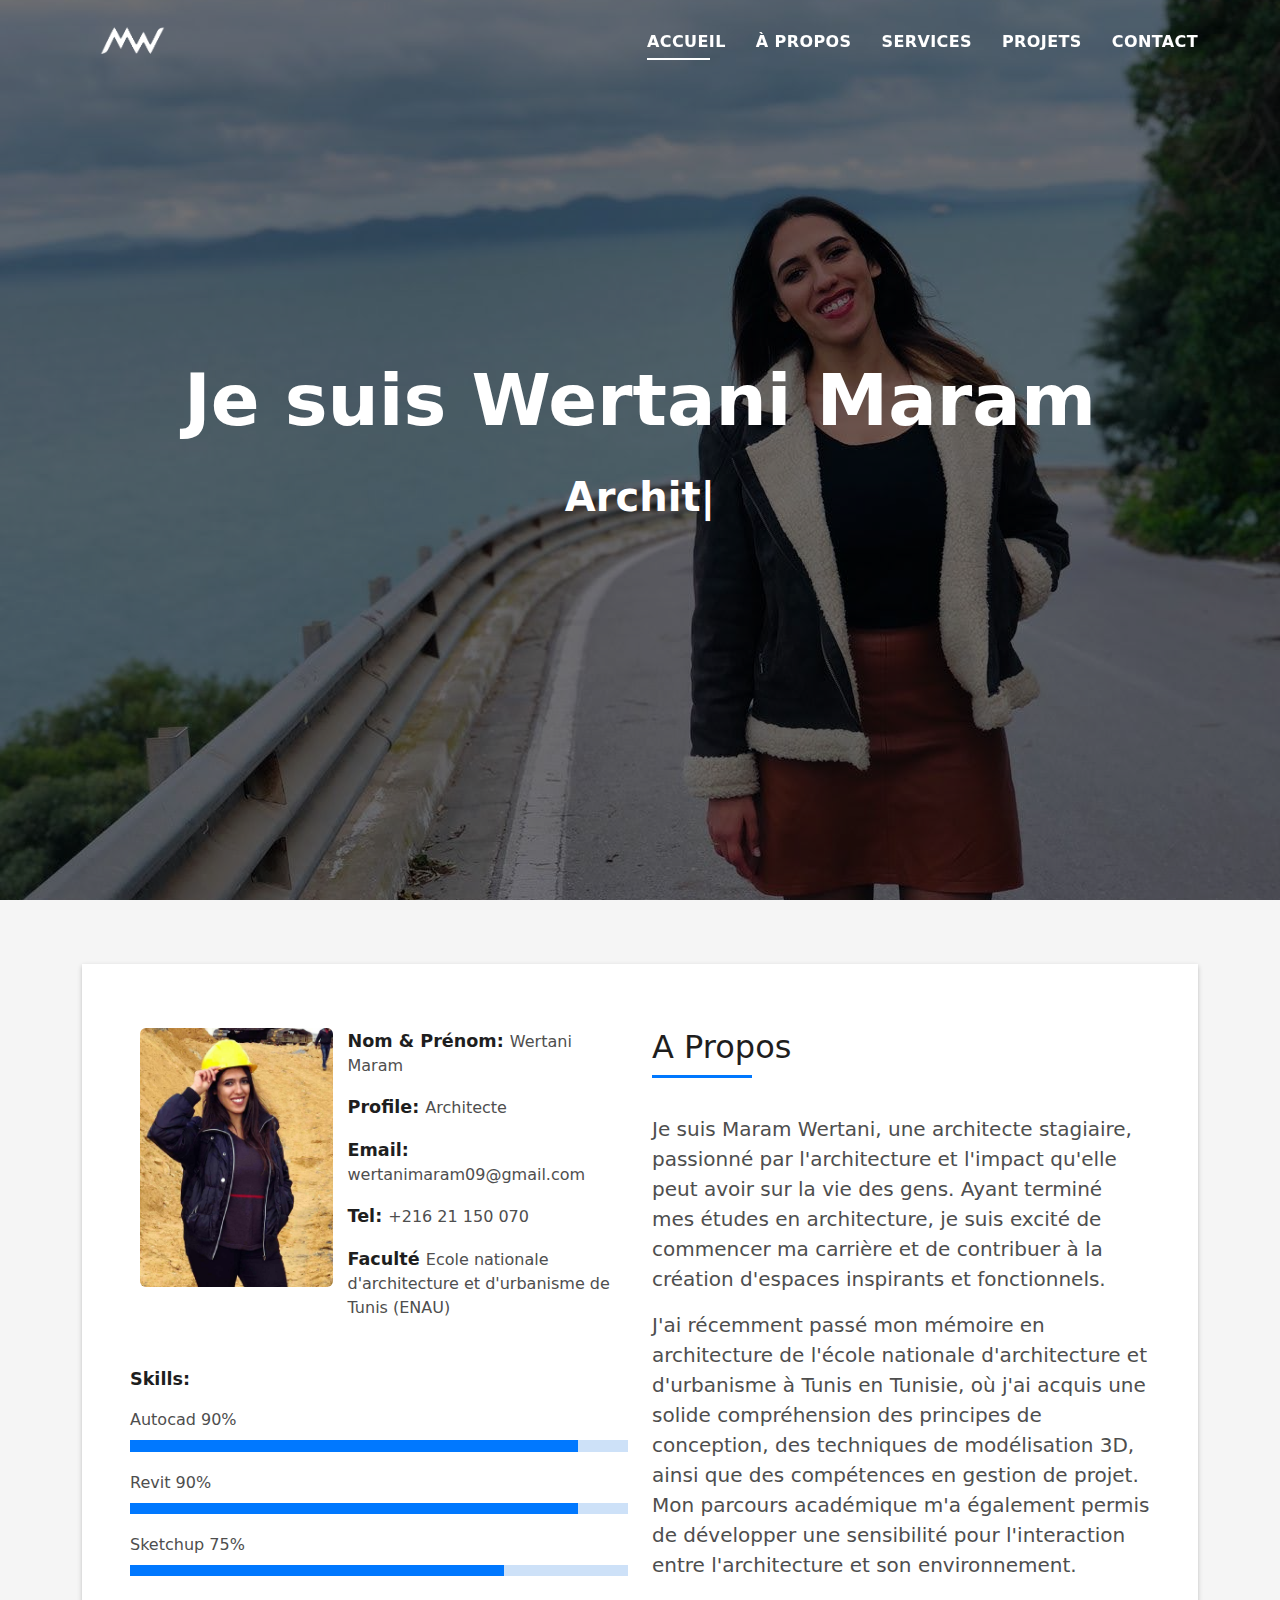
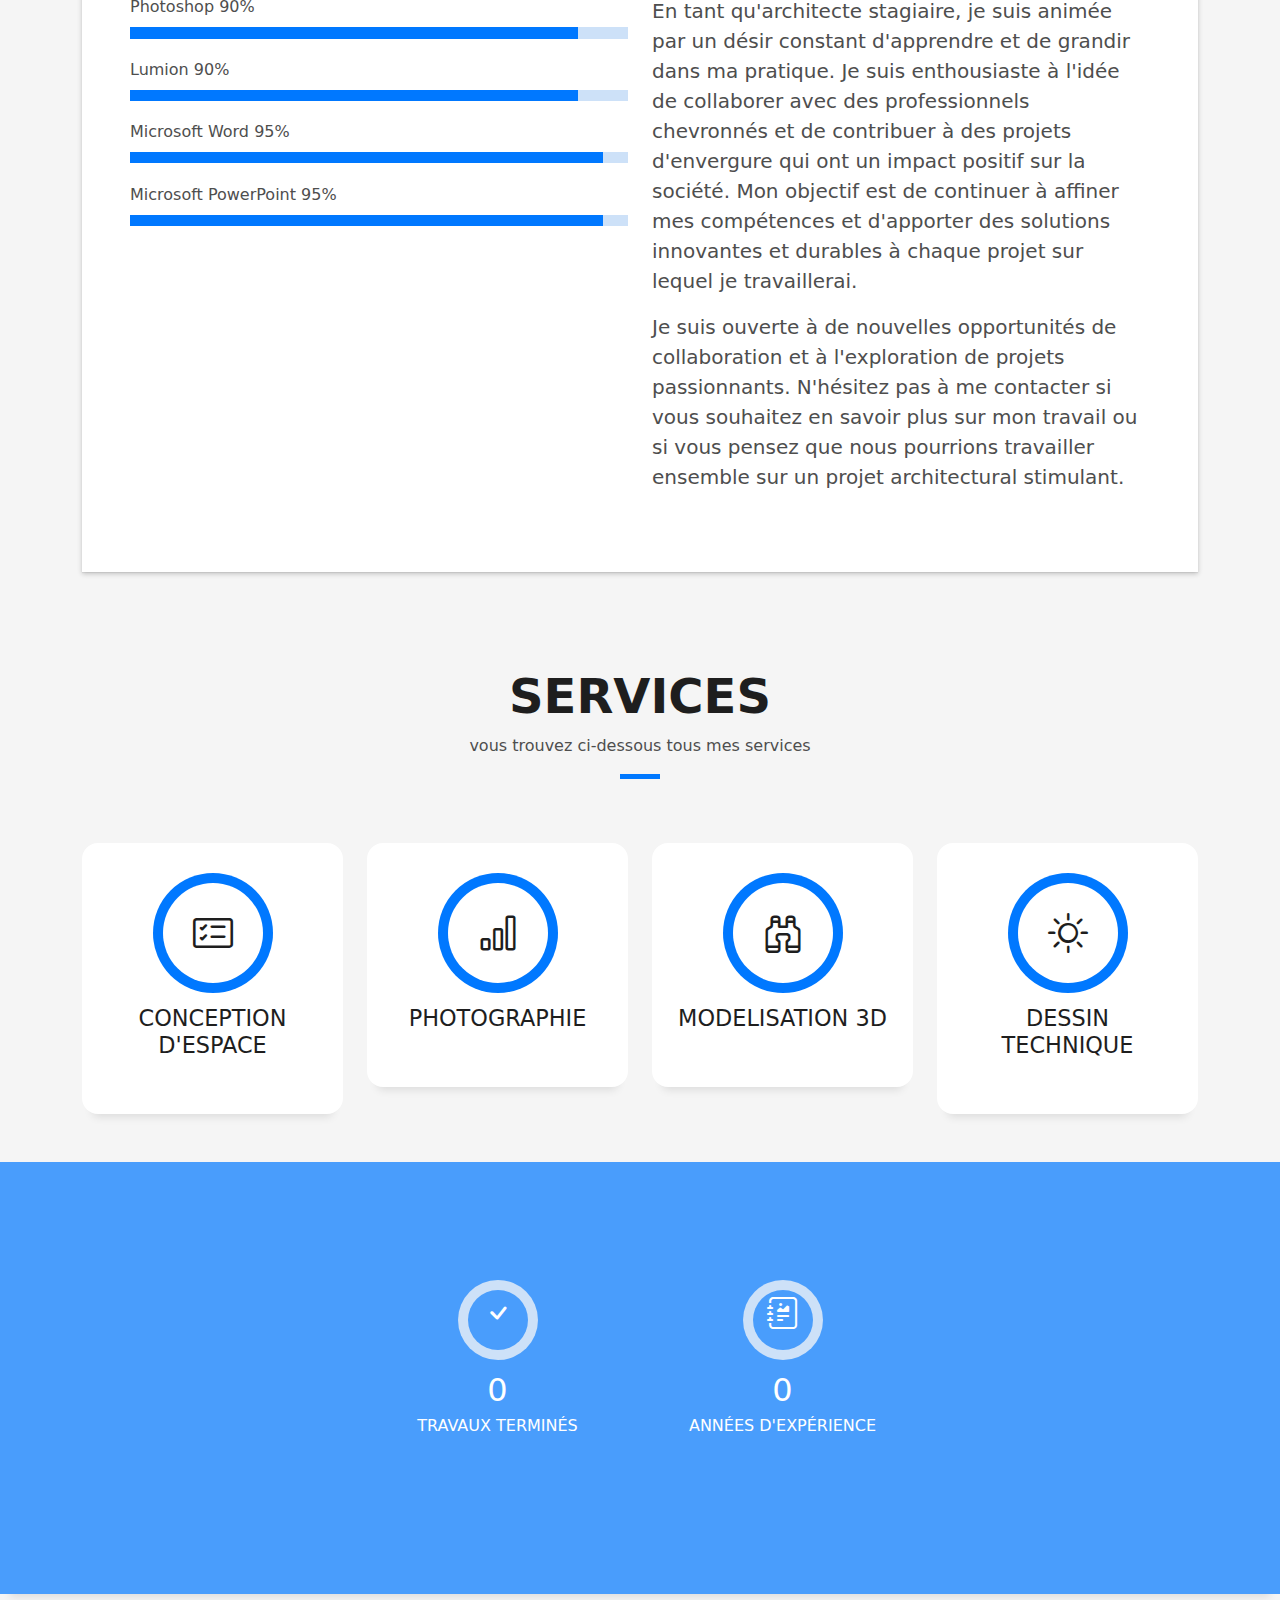
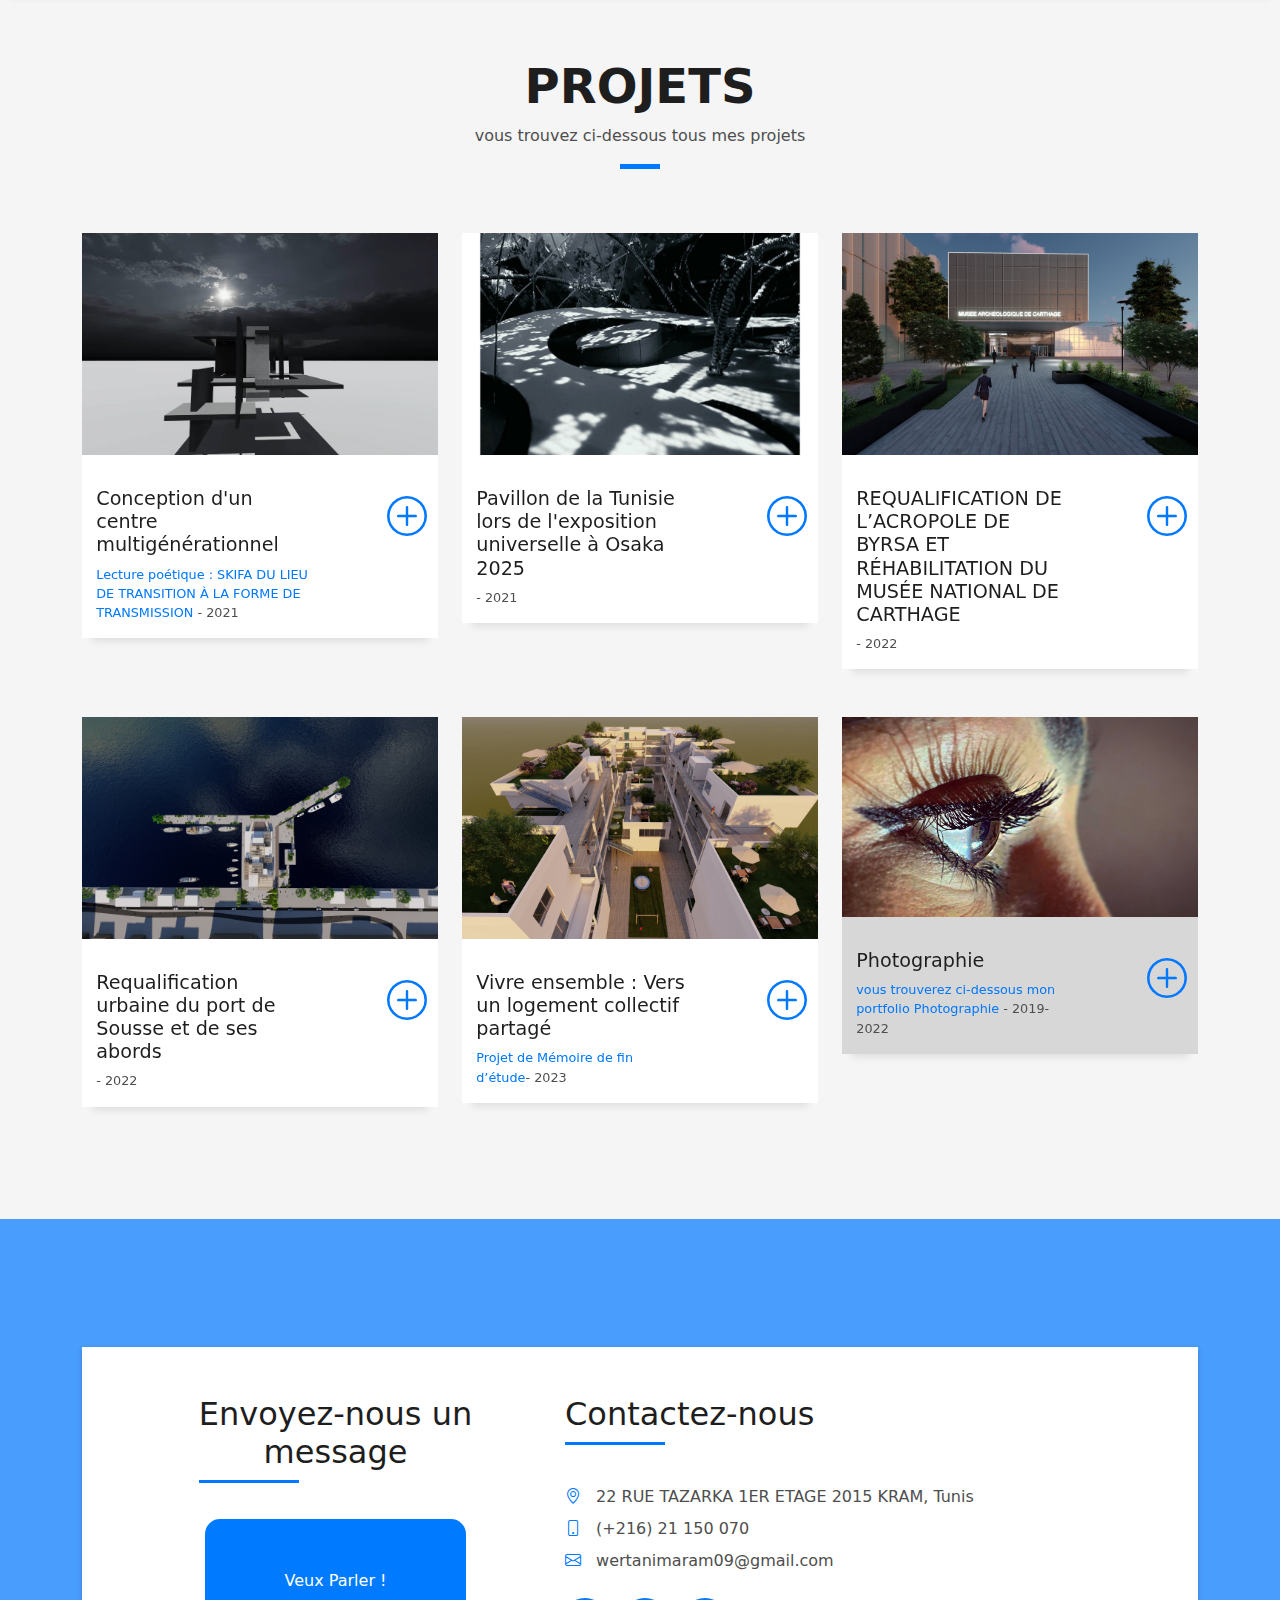
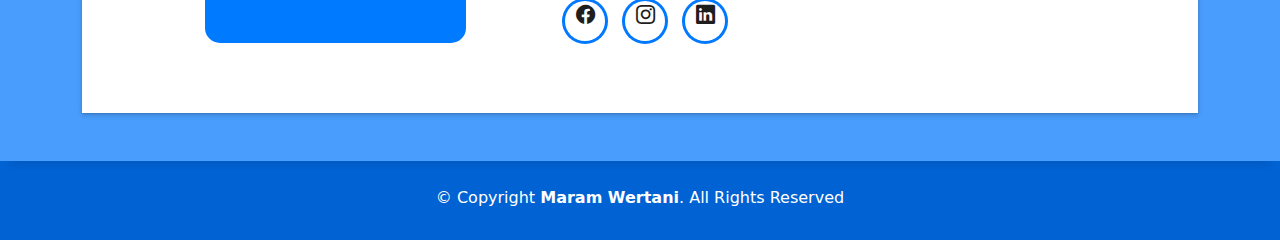
<file: index.html>
<!DOCTYPE html>
<html lang="en">

<head>
  <meta charset="utf-8">
  <meta content="width=device-width, initial-scale=1.0" name="viewport">

  <title>Maram Wertani</title>
  <meta content="" name="description">
  <meta content="" name="keywords">

  <!-- Favicons -->
  <link href="assets/img/favicon.png" rel="icon">
  <link href="assets/img/apple-touch-icon.png" rel="apple-touch-icon">

  <!-- Vendor CSS File --> 
  <link href="assets/vendor/bootstrap/css/bootstrap.min.css" rel="stylesheet">
  <link href="assets/vendor/bootstrap-icons/bootstrap-icons.css" rel="stylesheet">
  <link href="assets/vendor/glightbox/css/glightbox.min.css" rel="stylesheet">
  <link href="assets/vendor/swiper/swiper-bundle.min.css" rel="stylesheet">

  <!-- Template Main CSS  File --> 
  <link href="assets/css/style.css" rel="stylesheet">

  <!-- =======================================================
  * Template Name: DevFolio
  * Updated: Mar 10 2023 with Bootstrap v5.2.3
  * Template URL: https://bootstrapmade.com/devfolio-bootstrap-portfolio-html-template/
  * Author: BootstrapMade.com
  * License: https://bootstrapmade.com/license/ 
  ======================================================== -->
</head>

<body>

  <!-- ======= Header ======= -->
  <header id="header" class="fixed-top">
    <div class="container d-flex align-items-center justify-content-between">

      <h1 class="logo">
        <a href="index.html">
          <img src="assets/img/logo.png" alt="Your Logo">
        </a>
      </h1>
      <!-- Uncomment below if you prefer to use an image logo -->
      <!-- <a href="index.html" class="logo"><img src="assets/img/logo.png" alt="" class="img-fluid"></a>-->

      <nav id="navbar" class="navbar">
        <ul>
          <li><a class="nav-link scrollto active" href="#hero">accueil</a></li>   
          <li><a class="nav-link scrollto" href="#about">à propos</a></li>
          <li><a class="nav-link scrollto" href="#services">Services</a></li>
          <li><a class="nav-link scrollto " href="#work">Projets</a></li>
      
         
          <li><a class="nav-link scrollto" href="#contact">Contact</a></li>
        </ul>
        <i class="bi bi-list mobile-nav-toggle"></i>
      </nav><!-- .navbar -->

    </div>
  </header><!-- End Header -->

  <!-- ======= Hero Section ======= -->
  <div id="hero" class="hero route bg-image" style="background-image: url(assets/img/IMG-20220116-WA0004.jpg)">
    <div class="overlay-itro"></div>
    <div class="hero-content display-table">
      <div class="table-cell">
        <div class="container">
          <!--<p class="display-6 color-d">Hello, world!</p>-->
          <h1 class="hero-title mb-4">Je suis Wertani Maram</h1>
          <p class="hero-subtitle"><span class="typed" data-typed-items="Architecte stagiaire"></span></p>
          <!-- <p class="pt-3"><a class="btn btn-primary btn js-scroll px-4" href="#about" role="button">Learn More</a></p> -->
        </div>
      </div>
    </div>
  </div><!-- End Hero Section -->

  <main id="main">

    <!-- ======= About Section ======= -->
    <section id="about" class="about-mf sect-pt4 route">
      <div class="container">
        <div class="row">
          <div class="col-sm-12">
            <div class="box-shadow-full">
              <div class="row">
                <div class="col-md-6">
                  <div class="row">
                    <div class="col-sm-6 col-md-5">
                      <div class="about-img">
                        <img src="assets/img/marammmmmm.jpg" class="img-fluid rounded b-shadow-a" alt="">
                      </div>
                    </div>
                    <div class="col-sm-6 col-md-7">
                      <div class="about-info">
                        <p><span class="title-s">Nom & Prénom: </span> <span>Wertani Maram</span></p>
                        <p><span class="title-s">Profile: </span> <span>Architecte </span></p>
                        <p><span class="title-s">Email: </span> <span>wertanimaram09@gmail.com</span></p>
                        <p><span class="title-s">Tel: </span> <span>+216 21 150 070  </span></p>
                        <p><span class="title-s">Faculté </span> <span>Ecole nationale d'architecture et d'urbanisme de Tunis (ENAU) </span></p>
                      </div>
                    </div>
                  </div>
                 
                 
                  
                  <div class="skill-mf">
                    <p class="title-s" style="margin-top: 30px;">Skills:</p>
                    <span>Autocad</span> <span class="pull-right">90%</span>
                    <div class="progress">
                      <div class="progress-bar" role="progressbar" style="width: 90%;" aria-valuenow="90" aria-valuemin="0" aria-valuemax="100"></div>
                    </div>
                    <span>Revit</span> <span class="pull-right">90%</span>
                    <div class="progress">
                      <div class="progress-bar" role="progressbar" style="width: 90%" aria-valuenow="90" aria-valuemin="0" aria-valuemax="100"></div>
                    </div>
                    <span>Sketchup</span> <span class="pull-right">75%</span>
                    <div class="progress">
                      <div class="progress-bar" role="progressbar" style="width: 75%" aria-valuenow="75" aria-valuemin="0" aria-valuemax="100"></div>
                    </div>
                    <span>Photoshop</span> <span class="pull-right">90%</span>
                    <div class="progress">
                      <div class="progress-bar" role="progressbar" style="width: 90%" aria-valuenow="90" aria-valuemin="0" aria-valuemax="100"></div>
                    </div>
                    <span>Lumion</span> <span class="pull-right">90%</span>
                    <div class="progress">
                      <div class="progress-bar" role="progressbar" style="width: 90%" aria-valuenow="90" aria-valuemin="0" aria-valuemax="100"></div>
                    </div>
                    <span>Microsoft Word</span> <span class="pull-right">95%</span>
                    <div class="progress">
                      <div class="progress-bar" role="progressbar" style="width: 95%" aria-valuenow="95" aria-valuemin="0" aria-valuemax="100"></div>
                    </div>
                    <span>Microsoft PowerPoint</span> <span class="pull-right">95%</span>
                    <div class="progress">
                      <div class="progress-bar" role="progressbar" style="width: 95%" aria-valuenow="95" aria-valuemin="0" aria-valuemax="100"></div>
                    </div>
                   
                  </div>
                </div>
                <div class="col-md-6">
                  <div class="about-me pt-4 pt-md-0">
                    <div class="title-box-2">
                      <h5 class="title-left">
                        A Propos
                      </h5>
                    </div>
                    <p class="lead">
                      Je suis Maram Wertani, une architecte stagiaire, passionné par l'architecture et l'impact qu'elle peut avoir sur
la vie des gens. Ayant terminé mes études en architecture, je suis excité de commencer ma carrière et de
contribuer à la création d'espaces inspirants et fonctionnels.
                    </p>
                    <p class="lead">
                      J'ai récemment passé mon mémoire en architecture de l'école nationale d'architecture et d'urbanisme à Tunis
                      en Tunisie, où j'ai acquis une solide compréhension des principes de conception, des techniques de
                      modélisation 3D, ainsi que des compétences en gestion de projet. Mon parcours académique m'a également
                      permis de développer une sensibilité pour l'interaction entre l'architecture et son environnement.
                    </p>
                    <p class="lead">
                      En tant qu'architecte stagiaire, je suis animée par un désir constant d'apprendre et de grandir dans ma
pratique. Je suis enthousiaste à l'idée de collaborer avec des professionnels chevronnés et de contribuer à des
projets d'envergure qui ont un impact positif sur la société. Mon objectif est de continuer à affiner mes
compétences et d'apporter des solutions innovantes et durables à chaque projet sur lequel je travaillerai.
                    </p>
                    <p class="lead">
                      Je suis ouverte à de nouvelles opportunités de collaboration et à l'exploration de projets passionnants.
N'hésitez pas à me contacter si vous souhaitez en savoir plus sur mon travail ou si vous pensez que nous
pourrions travailler ensemble sur un projet architectural stimulant.
                    </p>
                  </div>
                </div>
              </div>
            </div>
          </div>
        </div>
      </div>
    </section><!-- End About Section -->

    <!-- ======= Services Section ======= -->
    <section id="services" class="services-mf pt-5 route">
      <div class="container">
        <div class="row">
          <div class="col-sm-12">
            <div class="title-box text-center">
              <h3 class="title-a">
                Services
              </h3>
              <p class="subtitle-a">
               vous trouvez ci-dessous tous mes services
              </p>
              <div class="line-mf"></div>
            </div>
          </div>
        </div>
        <div class="row justify-content-center">
          
          <div class="col-md-3">
            <div class="service-box">
              <div class="service-ico">
                <span class="ico-circle"><i class="bi bi-card-checklist"></i></span>
              </div>
              <div class="service-content">
                <h2 class="s-title">Conception d'espace</h2>
                
              </div>
            </div>
          </div>
          <div class="col-md-3">
            <div class="service-box">
              <div class="service-ico">
                <span class="ico-circle"><i class="bi bi-bar-chart"></i></span>
              </div>
              <div class="service-content">
                <h2 class="s-title">Photographie</h2>
                
              </div>
            </div>
          </div>
          <div class="col-md-3">
            <div class="service-box">
              <div class="service-ico">
                <span class="ico-circle"><i class="bi bi-binoculars"></i></span>
              </div>
              <div class="service-content">
                <h2 class="s-title">Modelisation 3D</h2>
               
              </div>
            </div>
          </div>
          <div class="col-md-3">
            <div class="service-box">
              <div class="service-ico">
                <span class="ico-circle"><i class="bi bi-brightness-high"></i></span>
              </div>
              <div class="service-content">
                <h2 class="s-title">Dessin Technique</h2>
                
              </div>
            </div>
          </div>
          
        </div>
      </div>
    </section><!-- End Services Section -->

    <!-- ======= Counter Section ======= -->
    <div class="section-counter paralax-mf bg-image" style="background-image: url(assets/img/counters-bg.jpg)">
      <div class="overlay-mf"></div>
      <div class="container position-relative">
        <div class="row justify-content-center">
          <div class="col-sm-3 col-lg-3">
            <div class="counter-box counter-box pt-4 pt-md-0">
              <div class="counter-ico">
                <span class="ico-circle"><i class="bi bi-check"></i></span>
              </div>
              <div class="counter-num">
                <p data-purecounter-start="0" data-purecounter-end="5" data-purecounter-duration="1" class="counter purecounter"></p>
                <span class="counter-text">TRAVAUX TERMINÉS</span>
              </div>
            </div>
          </div>
          <div class="col-sm-3 col-lg-3">
            <div class="counter-box pt-4 pt-md-0">
              <div class="counter-ico">
                <span class="ico-circle"><i class="bi bi-journal-richtext"></i></span>
              </div>
              <div class="counter-num">
                <p data-purecounter-start="0" data-purecounter-end="2" data-purecounter-duration="1" class="counter purecounter"></p>
                <span class="counter-text"> ANNÉES D'EXPÉRIENCE</span>
              </div>
            </div>
          </div>
          
          
        </div>
      </div>
    </div><!-- End Counter Section -->

    <!-- ======= Portfolio Section ======= -->
    <section id="work" class="portfolio-mf sect-pt4 route">
      <div class="container">
        <div class="row">
          <div class="col-sm-12">
            <div class="title-box text-center">
              <h3 class="title-a">
                Projets
              </h3>
              <p class="subtitle-a">
                vous trouvez ci-dessous tous mes projets 
              </p>
              <div class="line-mf"></div>
            </div>
          </div>
        </div>
        <div class="row justify-content-center">
          <div class="col-md-4">
            <div class="work-box">
              <a href="assets/img/bgp1.jpg" data-gallery="portfolioGallery" class="portfolio-lightbox">
                <div class="work-img">
                  <img src="assets/img/bgp1.jpg" alt="" class="img-fluid">
                </div>
              </a>


              <div class="work-content">
                <div class="row">
                  <div class="col-sm-8">
                    <h2 class="w-title">Conception d'un centre multigénérationnel</h2>
                    <div class="w-more">
                      <span class="w-ctegory">Lecture poétique : SKIFA DU LIEU DE TRANSITION À LA FORME DE TRANSMISSION</span> - <span class="w-date">2021</span>
                    </div>
                  </div>
                  <div class="col-sm-4">
                    <div class="w-like">
                      <a href="portfolio-details1.html"> <span class="bi bi-plus-circle"></span></a>
                    </div>
                  </div>
                </div>
              </div>
            </div>
          </div>
          <div class="col-md-4">
            <div class="work-box">
              <a href="assets/img/bgp2.jpg" data-gallery="portfolioGallery" class="portfolio-lightbox">
                <div class="work-img">
                  <img src="assets/img/bgp2.jpg" alt="" class="img-fluid">
                </div>
              </a>
              <div class="work-content">
                <div class="row">
                  <div class="col-sm-8">
                    <h2 class="w-title">Pavillon de la Tunisie lors de l'exposition universelle à Osaka 2025</h2>
                    <div class="w-more">
                    - <span class="w-date">2021</span>
                    </div>
                  </div>
                  <div class="col-sm-4">
                    <div class="w-like">
                      <a href="portfolio-details copy2.html"> <span class="bi bi-plus-circle"></span></a>
                    </div>
                  </div>
                </div>
              </div>
            </div>
          </div>
          <div class="col-md-4">
            <div class="work-box">
              <a href="assets/img/bgp3.jpg" data-gallery="portfolioGallery" class="portfolio-lightbox">
                <div class="work-img">
                  <img src="assets/img/bgp3.jpg" alt="" class="img-fluid">
                </div>
              </a>
              <div class="work-content">
                <div class="row">
                  <div class="col-sm-8">
                    <h2 class="w-title">REQUALIFICATION DE L’ACROPOLE DE BYRSA ET RÉHABILITATION DU MUSÉE NATIONAL DE CARTHAGE</h2>
                    <div class="w-more">
                    - <span class="w-date">2022</span>
                    </div>
                  </div>
                  <div class="col-sm-4">
                    <div class="w-like">
                      <a href="portfolio-details copy 3.html"> <span class="bi bi-plus-circle"></span></a>
                    </div>
                  </div>
                </div>
              </div>
            </div>
          </div>
          <div class="col-md-4">
            <div class="work-box">
              <a href="assets/img/bgp4.jpg" data-gallery="portfolioGallery" class="portfolio-lightbox">
                <div class="work-img">
                  <img src="assets/img/bgp4.jpg" alt="" class="img-fluid">
                </div>
              </a>
              <div class="work-content">
                <div class="row">
                  <div class="col-sm-8">
                    <h2 class="w-title">Requalification urbaine du port de Sousse et de ses abords</h2>
                    <div class="w-more">
                     - <span class="w-date">2022</span>
                    </div>
                  </div>
                  <div class="col-sm-4">
                    <div class="w-like">
                      <a href="portfolio-details copy 4.html"> <span class="bi bi-plus-circle"></span></a>
                    </div>
                  </div>
                </div>
              </div>
            </div>
          </div>
          <div class="col-md-4">
            <div class="work-box">
              <a href="assets/img/bgp5.jpg" data-gallery="portfolioGallery" class="portfolio-lightbox">
                <div class="work-img">
                  <img src="assets/img/bgp5.jpg" alt="" class="img-fluid">
                </div>
              </a>
              <div class="work-content">
                <div class="row">
                  <div class="col-sm-8">
                    <h2 class="w-title">Vivre ensemble : Vers un logement collectif partagé</h2>
                    <div class="w-more">
                      <span class="w-ctegory">Projet de Mémoire de fin d’étude</span>- <span class="w-date">2023</span>
                    </div>
                  </div>
                  <div class="col-sm-4">
                    <div class="w-like">
                      <a href="portfolio-details copy5.html"> <span class="bi bi-plus-circle"></span></a>
                    </div>
                  </div>
                </div>
              </div>
            </div>
          </div>
          
          <div class="col-md-4">
            <div class="work-box" style="background-color: rgb(215, 215, 215);">
              <a href="assets/img/IMG_20210417_215349_524.jpg" data-gallery="portfolioGallery" class="portfolio-lightbox">
                <div class="work-img">
                  <img src="assets/img/IMG_20210417_215349_524.jpg" alt="" class="img-fluid">
                </div>
              </a>
              <div class="work-content">
                <div class="row">
                  <div class="col-sm-8">
                    <h2 class="w-title">Photographie </h2>
                    <div class="w-more">
                      <span class="w-ctegory">vous trouverez ci-dessous mon portfolio Photographie </span>- <span class="w-date">2019-2022</span>
                    
                    </div>
                  </div>
                  <div class="col-sm-4">
                    <div class="w-like">
                      <a href="portfolio-photographie.html"> <span class="bi bi-plus-circle"></span></a>
                    </div>
                  </div>
                </div>
              </div>
            </div>
          </div>

        </div>
      </div>
    </section><!-- End Portfolio Section -->

    

    <!-- ======= Contact Section ======= -->
    <section id="contact" class="paralax-mf footer-paralax bg-image sect-mt4 route" style="background-image: url(assets/img/overlay-bg.jpg)">
      <div class="overlay-mf"></div>
      <div class="container">
        <div class="row">
          <div class="col-sm-12">
            <div class="contact-mf">
              <div id="contact" class="box-shadow-full">
                <div class="row">
                  <div class="col-md-5">
                    <div class="title-box-2">
                      <h5 class="title-left text-center">
                        Envoyez-nous un message
                      </h5>
                    </div>
                    <div>
                      <form action="forms/contact.php" method="post" role="form" class="php-email-form">
                        <div class="row">
                         
                          <div class="col-md-12 text-center">
                            <a href="mailto:wertanimaram09@gmail.com" class="button-link">Veux Parler !</a>
                          </div>
                          
                        </div>
                      </form>
                    </div>
                  </div>
                  <div class="col-md-6">
                    <div class="title-box-2 pt-4 pt-md-0">
                      <h5 class="title-left">
                        Contactez-nous
                      </h5>
                    </div>
                    <div class="more-info">
                      
                      <ul class="list-ico">
                        <li><span class="bi bi-geo-alt"></span> 22 RUE TAZARKA 1ER ETAGE 2015 KRAM, Tunis</li>
                        <li><span class="bi bi-phone"></span> (+216) 21 150 070 </li>
                        <li><span class="bi bi-envelope"></span> wertanimaram09@gmail.com</li>
                      </ul>
                    </div>
                    <div class="socials">
                      <ul>
                        <li><a href="https://www.facebook.com/maram.wertani.5" target="_blank"><span class="ico-circle"><i class="bi bi-facebook"></i></span></a></li>
                        <li><a href="https://www.instagram.com/wertani.maram/" target="_blank"><span class="ico-circle"><i class="bi bi-instagram"></i></span></a></li>
                        <li><a href="https://www.linkedin.com/in/maram-wertani-b8a509171/" target="_blank"><span class="ico-circle"><i class="bi bi-linkedin"></i></span></a></li>
                      </ul>
                    </div>
                  </div>
                </div>
              </div>
            </div>
          </div>
        </div>
      </div>
    </section><!-- End Contact Section -->

  </main><!-- End #main -->

  <!-- ======= Footer ======= -->
  <footer>
    <div class="container">
      <div class="row">
        <div class="col-sm-12">
          <div class="copyright-box">
            <p class="copyright">&copy; Copyright <strong>Maram Wertani</strong>. All Rights Reserved</p>
            <div class="credits">
              <!--
              All the links in the footer should remain intact.
              You can delete the links only if you purchased the pro version.
              Licensing information: https://bootstrapmade.com/license/
              Purchase the pro version with working PHP/AJAX contact form: https://bootstrapmade.com/buy/?theme=DevFolio
            -->
             
            </div>
          </div>
        </div>
      </div>
    </div>
  </footer><!-- End  Footer -->

  <div id="preloader"></div>
  <a href="#" class="back-to-top d-flex align-items-center justify-content-center"><i class="bi bi-arrow-up-short"></i></a>

  <!-- Vendor JS Files -->
  <script src="assets/vendor/purecounter/purecounter_vanilla.js"></script>
  <script src="assets/vendor/bootstrap/js/bootstrap.bundle.min.js"></script>
  <script src="assets/vendor/glightbox/js/glightbox.min.js"></script>
  <script src="assets/vendor/swiper/swiper-bundle.min.js"></script>
  <script src="assets/vendor/typed.js/typed.min.js"></script>
  <script src="assets/vendor/php-email-form/validate.js"></script>

  <!-- Template Main JS File -->
  <script src="assets/js/main.js"></script>

</body>

</html>
</file>
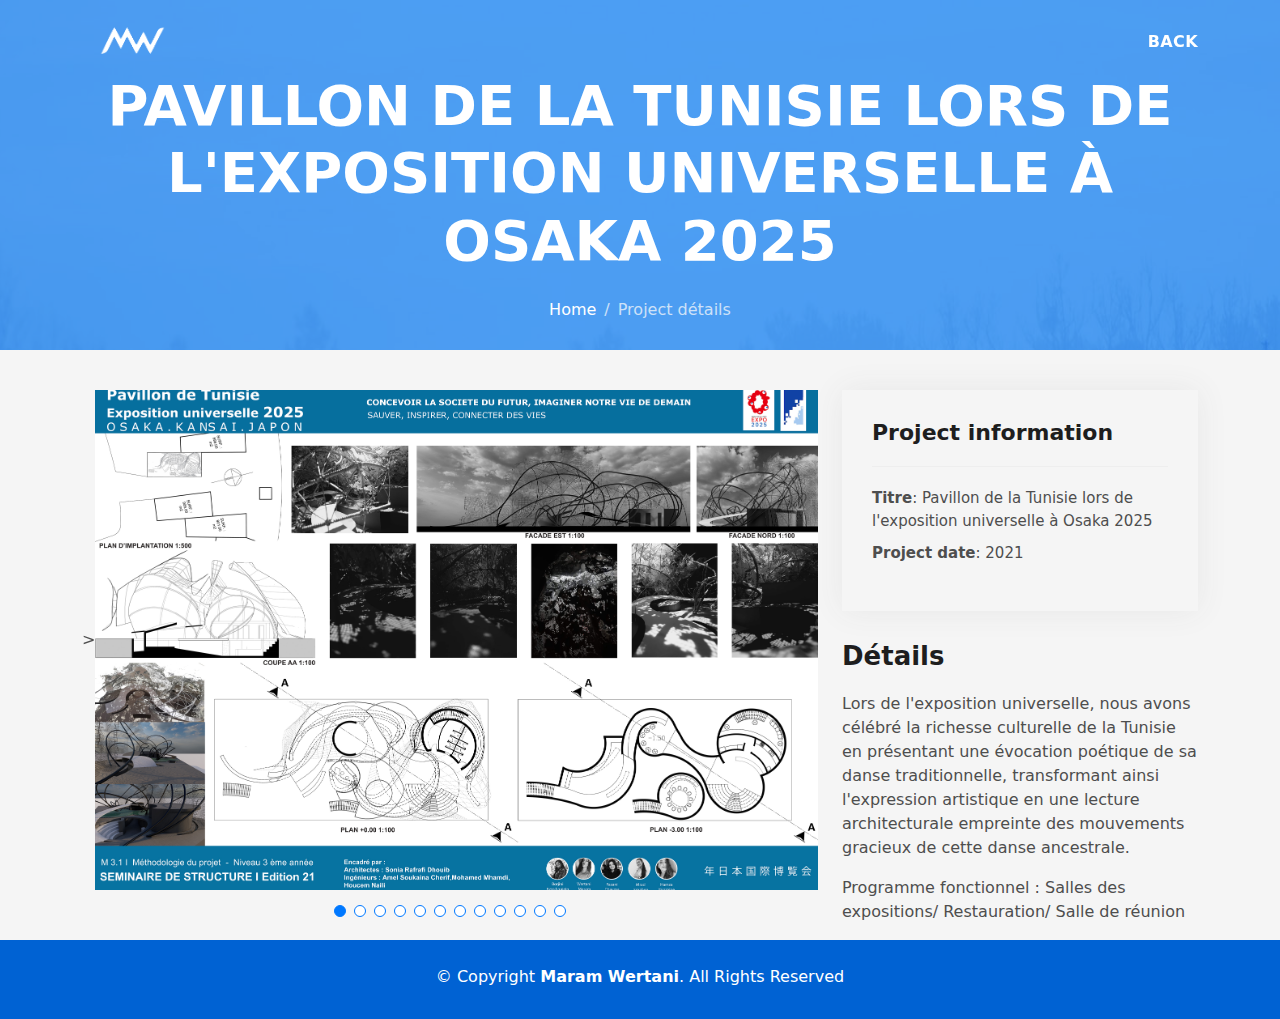
<file: portfolio-details copy2.html>
<!DOCTYPE html>
<html lang="en">

<head>
  <meta charset="utf-8">
  <meta content="width=device-width, initial-scale=1.0" name="viewport">

  <title>Maram Wertani</title>
  <meta content="" name="description">
  <meta content="" name="keywords">

  <!-- Favicons -->
  <link href="assets/img/favicon.png" rel="icon">
  <link href="assets/img/apple-touch-icon.png" rel="apple-touch-icon">

  <!-- Vendor CSS Files -->
  <link href="assets/vendor/bootstrap/css/bootstrap.min.css" rel="stylesheet">
  <link href="assets/vendor/bootstrap-icons/bootstrap-icons.css" rel="stylesheet">
  <link href="assets/vendor/glightbox/css/glightbox.min.css" rel="stylesheet">
  <link href="assets/vendor/swiper/swiper-bundle.min.css" rel="stylesheet">

  <!-- Template Main CSS File -->
  <link href="assets/css/style.css" rel="stylesheet">

  <!-- =======================================================
  * Template Name: DevFolio
  * Updated: Mar 10 2023 with Bootstrap v5.2.3
  * Template URL: https://bootstrapmade.com/devfolio-bootstrap-portfolio-html-template/
  * Author: BootstrapMade.com
  * License: https://bootstrapmade.com/license/
  ======================================================== -->
</head>

<body>

  <!-- ======= Header ======= -->
  <header id="header" class="fixed-top">
    <div class="container d-flex align-items-center justify-content-between">

      <h1 class="logo">
        <a href="index.html">
          <img src="assets/img/logo.png" alt="Your Logo">
        </a>
      </h1>      <!-- Uncomment below if you prefer to use an image logo -->
      <!-- <a href="index.html" class="logo"><img src="assets/img/logo.png" alt="" class="img-fluid"></a>-->

      <nav id="navbar" class="navbar">
        <ul>
        
          <li><a class="nav-link scrollto" href="index.html">back</a></li>
        </ul>
        <i class="bi bi-list mobile-nav-toggle"></i>
      </nav><!-- .navbar -->

    </div>
  </header><!-- End Header -->

  <div class="hero hero-single route bg-image" style="background-image: url(assets/img/overlay-bg.jpg)">
    <div class="overlay-mf"></div>
    <div class="hero-content display-table">
      <div class="table-cell">
        <div class="container">
          <h2 class="hero-title mb-4">Pavillon de la Tunisie lors de l'exposition universelle à Osaka 2025</h2>
          <ol class="breadcrumb d-flex justify-content-center">
            <li class="breadcrumb-item">
              <a href="#">Home</a>
            </li>
            <li class="breadcrumb-item active">Project détails</li>
          </ol>
        </div>
      </div>
    </div>
  </div>

  <main id="main">

    <!-- ======= Portfolio Details Section ======= -->
    <section id="portfolio-details" class="portfolio-details">
      <div class="container">

        <div class="row gy-4">

          <div class="col-lg-8">
            <div class="portfolio-details-slider swiper">
              <div class="swiper-wrapper align-items-center">

                <div class="swiper-slide">
                  <div class="item-container">>
                  <img src="assets/img/projet 2/affichage.jpg" data-gallery="portfolioGallery" class="portfolio-lightbox" alt="">
                </div>
              </div>

                <div class="swiper-slide">
                  <div class="item-container">
                  <img src="assets/img/projet 2/20210526_222032.jpg" data-gallery="portfolioGallery" class="portfolio-lightbox" alt="">
                </div>
              </div>

                <div class="swiper-slide">
                  <div class="item-container">
                  <img src="assets/img/projet 2/20210526_222103.jpg" data-gallery="portfolioGallery" class="portfolio-lightbox" alt="">
                </div>
              </div>

                <div class="swiper-slide">
                  <div class="item-container">
                  <img src="assets/img/projet 2/received_139123504766883.jpeg" data-gallery="portfolioGallery" class="portfolio-lightbox" alt="">
                </div>
              </div>

                <div class="swiper-slide">
                  <div class="item-container">
                  <img src="assets/img/projet 2/received_226176942565657.jpeg" data-gallery="portfolioGallery" class="portfolio-lightbox" alt="">
                </div>
              </div>

                <div class="swiper-slide">
                  <div class="item-container">
                  <img src="assets/img/projet 2/received_230616838796066.jpeg" data-gallery="portfolioGallery" class="portfolio-lightbox"  alt="">
                </div>
              </div>

                <div class="swiper-slide">
                  <div class="item-container">
                  <img src="assets/img/projet 2/received_246824453815449.jpeg" data-gallery="portfolioGallery" class="portfolio-lightbox" alt="">
                </div>
              </div>

                <div class="swiper-slide">
                  <div class="item-container">
                  <img src="assets/img/projet 2/received_269867437918235.jpeg" data-gallery="portfolioGallery" class="portfolio-lightbox" alt="">
                </div>
              </div>

                <div class="swiper-slide">
                  <div class="item-container">
                  <img src="assets/img/projet 2/received_341329830633250.jpeg" data-gallery="portfolioGallery" class="portfolio-lightbox" alt="">
                </div>
              </div>

                <div class="swiper-slide">
                  <div class="item-container">
                  <img src="assets/img/projet 2/received_481801942973587.jpeg" data-gallery="portfolioGallery" class="portfolio-lightbox" alt="">
                </div>
                  </div>

                <div class="swiper-slide">
                  <div class="item-container">
                  <img src="assets/img/projet 2/received_488545458973591.jpeg" data-gallery="portfolioGallery" class="portfolio-lightbox" alt="">
                </div>
              </div>

                <div class="swiper-slide">
                  <div class="item-container">
                  <div class="video-container">
                    <iframe  class="item-container" src="https://www.youtube.com/embed/MaTbD8lmfJk" title="Pavillon de la Tunisie lors de l&#39;exposition universelle a Osaka 2025" frameborder="0" allow="accelerometer; autoplay; clipboard-write; encrypted-media; gyroscope; picture-in-picture; web-share" allowfullscreen></iframe>
                  </div>
                </div>
                </div>

                

              </div>
              <div class="swiper-pagination"></div>
            </div>
          </div>

          <div class="col-lg-4">
            <div class="portfolio-info">
              <h3>Project information</h3>
              <ul>
                <li><strong>Titre</strong>: Pavillon de la Tunisie lors de l'exposition universelle à Osaka 2025</li>
               
                <li><strong>Project date</strong>: 2021</li>
                
              </ul>
            </div>
            <div class="portfolio-description">
              <h2>Détails</h2>
              <p>Lors de l'exposition universelle, nous avons célébré la richesse culturelle de la Tunisie en présentant une évocation poétique de sa danse traditionnelle, transformant ainsi l'expression artistique en une lecture architecturale empreinte des mouvements gracieux de cette danse ancestrale.</p>
              <p>Programme fonctionnel : Salles des expositions/ Restauration/ Salle de réunion</p>
            </div>
          </div>

        </div>

      </div>
    </section><!-- End Portfolio Details Section -->

  </main><!-- End #main -->

  <!-- ======= Footer ======= -->
  <footer>
    <div class="container">
      <div class="row">
        <div class="col-sm-12">
          <div class="copyright-box">
            <p class="copyright">&copy; Copyright <strong>Maram Wertani</strong>. All Rights Reserved</p>            <div class="credits">
              <!--
              All the links in the footer should remain intact.
              You can delete the links only if you purchased the pro version.
              Licensing information: https://bootstrapmade.com/license/
              Purchase the pro version with working PHP/AJAX contact form: https://bootstrapmade.com/buy/?theme=DevFolio
            -->
            </div>
          </div>
        </div>
      </div>
    </div>
  </footer><!-- End  Footer -->

  <div id="preloader"></div>
  <a href="#" class="back-to-top d-flex align-items-center justify-content-center"><i class="bi bi-arrow-up-short"></i></a>

  <!-- Vendor JS Files -->
  <script src="assets/vendor/purecounter/purecounter_vanilla.js"></script>
  <script src="assets/vendor/bootstrap/js/bootstrap.bundle.min.js"></script>
  <script src="assets/vendor/glightbox/js/glightbox.min.js"></script>
  <script src="assets/vendor/swiper/swiper-bundle.min.js"></script>
  <script src="assets/vendor/typed.js/typed.min.js"></script>
  <script src="assets/vendor/php-email-form/validate.js"></script>

  <!-- Template Main JS File -->
  <script src="assets/js/main.js"></script>

</body>

</html>
</file>
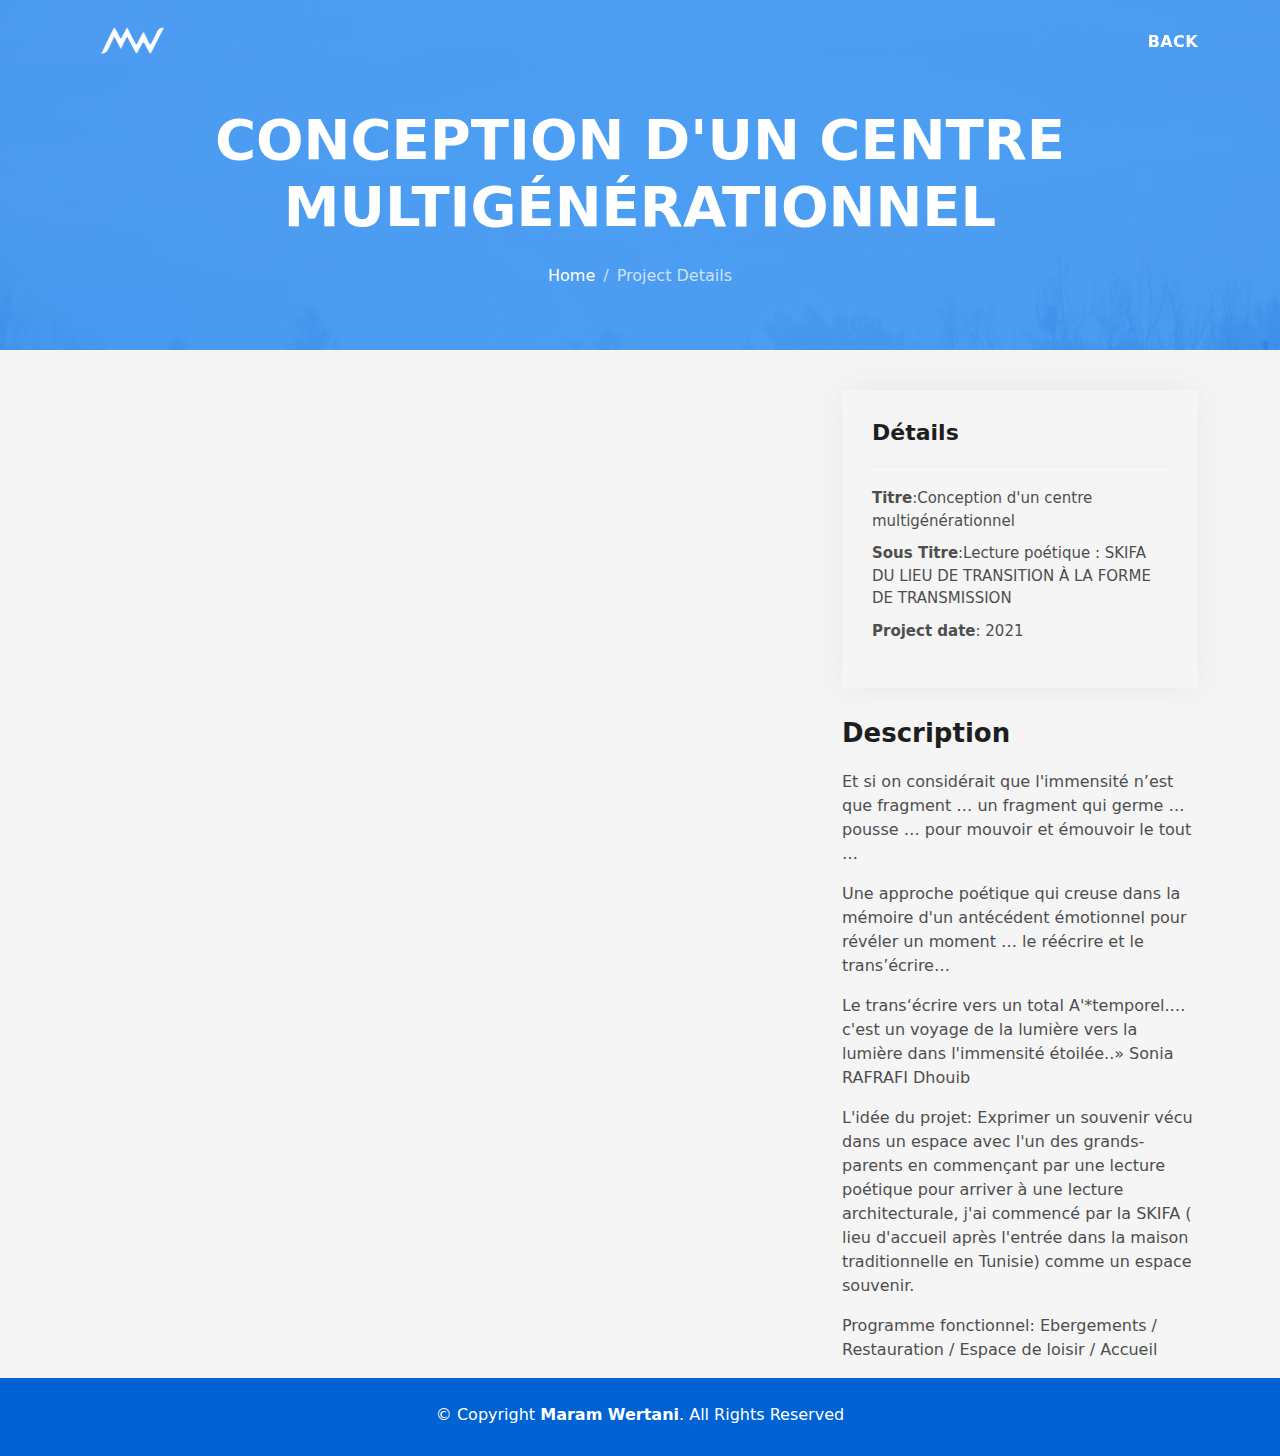
<file: portfolio-details1.html>
<!DOCTYPE html>
<html lang="en">

<head>
  <meta charset="utf-8">
  <meta content="width=device-width, initial-scale=1.0" name="viewport">

  <title>Maram Wertani</title>
  <meta content="" name="description">
  <meta content="" name="keywords">

  <!-- Favicons -->
  <link href="assets/img/favicon.png" rel="icon">
  <link href="assets/img/apple-touch-icon.png" rel="apple-touch-icon">

  <!-- Vendor CSS Files -->
  <link href="assets/vendor/bootstrap/css/bootstrap.min.css" rel="stylesheet">
  <link href="assets/vendor/bootstrap-icons/bootstrap-icons.css" rel="stylesheet">
  <link href="assets/vendor/glightbox/css/glightbox.min.css" rel="stylesheet">
  <link href="assets/vendor/swiper/swiper-bundle.min.css" rel="stylesheet">

  <!-- Template Main CSS File -->
  <link href="assets/css/style.css" rel="stylesheet">

  <!-- =======================================================
  * Template Name: DevFolio
  * Updated: Mar 10 2023 with Bootstrap v5.2.3
  * Template URL: https://bootstrapmade.com/devfolio-bootstrap-portfolio-html-template/
  * Author: BootstrapMade.com
  * License: https://bootstrapmade.com/license/
  ======================================================== -->
</head>

<body>

  <!-- ======= Header ======= -->
  <header id="header" class="fixed-top">
    <div class="container d-flex align-items-center justify-content-between">

      <h1 class="logo">
        <a href="index.html">
          <img src="assets/img/logo.png" alt="Your Logo">
        </a>
      </h1>      <!-- Uncomment below if you prefer to use an image logo -->
      <!-- <a href="index.html" class="logo"><img src="assets/img/logo.png" alt="" class="img-fluid"></a>-->

      <nav id="navbar" class="navbar">
        <ul>
          <li><a class="nav-link scrollto " href="index.html">Back</a></li>
          
          
        </ul>
        <i class="bi bi-list mobile-nav-toggle"></i>
      </nav><!-- .navbar -->

    </div>
  </header><!-- End Header -->

  <div class="hero hero-single route bg-image" style="background-image: url(assets/img/overlay-bg.jpg)">
    <div class="overlay-mf"></div>
    <div class="hero-content display-table">
      <div class="table-cell">
        <div class="container">
          <h2 class="hero-title mb-4">Conception d'un centre multigénérationnel</h2>
          <ol class="breadcrumb d-flex justify-content-center">
            <li class="breadcrumb-item">
              <a href="#">Home</a>
            </li>
            <li class="breadcrumb-item active">Project Details</li>
          </ol>
        </div>
      </div>
    </div>
  </div>

  <main id="main">

    <!-- ======= Portfolio Details Section ======= -->
    <section id="portfolio-details" class="portfolio-details">
      <div class="container">

        <div class="row gy-4">

         <div class="col-lg-8">
  <div class="portfolio-details-slider swiper">
    <div class="swiper-wrapper align-items-center">
      <div class="swiper-slide">
        <div class="video-container">
          
          <iframe  class="item-container" src="https://www.youtube.com/embed/pOE_JOCGMFk" title="Conception d&#39;un centre multigénérationnel" frameborder="0" allow="accelerometer; autoplay; clipboard-write; encrypted-media; gyroscope; picture-in-picture; web-share" allowfullscreen></iframe>
        </div>
      </div>
    </div>
    <div class="swiper-pagination"></div>
  </div>
</div>



          <div class="col-lg-4">
            <div class="portfolio-info">
              <h3>Détails</h3>
              <ul>
                <li><strong>Titre</strong>:Conception d'un centre multigénérationnel</li>
                <li><strong>Sous Titre</strong>:Lecture poétique : SKIFA DU LIEU DE TRANSITION À LA FORME DE TRANSMISSION
                </li>
                <li><strong>Project date</strong>: 2021</li>
                
              </ul>
            </div>
            <div class="portfolio-description">
              <h2>Description</h2>
              <p>
                Et si on considérait que l'immensité n’est que fragment … un fragment qui
germe … pousse … pour mouvoir et émouvoir le tout …
              </p>
              <p>Une approche poétique qui creuse dans la mémoire d'un antécédent
                émotionnel pour révéler un moment … le réécrire et le trans’écrire…</p>
              <p>Le trans‘écrire vers un total A'*temporel.… c'est un voyage de la lumière
                vers la lumière dans l'immensité étoilée..» Sonia RAFRAFI Dhouib</p>
              <p>L'idée du projet: Exprimer un souvenir vécu dans un espace avec l'un des grands-parents en commençant par une lecture poétique pour arriver à une lecture architecturale, j'ai commencé par la SKIFA ( lieu d'accueil après l'entrée dans la maison traditionnelle en Tunisie) comme un espace souvenir.</p>
              <p>Programme fonctionnel:
                Ebergements /
                Restauration /
                Espace de loisir /
                Accueil</p>
            </div>
          </div>

        </div>

      </div>
    </section><!-- End Portfolio Details Section -->

  </main><!-- End #main -->

  <!-- ======= Footer ======= -->
  <footer>
    <div class="container">
      <div class="row">
        <div class="col-sm-12">
          <div class="copyright-box">
            <p class="copyright">&copy; Copyright <strong>Maram Wertani</strong>. All Rights Reserved</p>            <div class="credits">
              <!--
              All the links in the footer should remain intact.
              You can delete the links only if you purchased the pro version.
              Licensing information: https://bootstrapmade.com/license/
              Purchase the pro version with working PHP/AJAX contact form: https://bootstrapmade.com/buy/?theme=DevFolio
            -->
           
            </div>
          </div>
        </div>
      </div>
    </div>
  </footer><!-- End  Footer -->

  <div id="preloader"></div>
  <a href="#" class="back-to-top d-flex align-items-center justify-content-center"><i class="bi bi-arrow-up-short"></i></a>

  <!-- Vendor JS Files -->
  <script src="assets/vendor/purecounter/purecounter_vanilla.js"></script>
  <script src="assets/vendor/bootstrap/js/bootstrap.bundle.min.js"></script>
  <script src="assets/vendor/glightbox/js/glightbox.min.js"></script>
  <script src="assets/vendor/swiper/swiper-bundle.min.js"></script>
  <script src="assets/vendor/typed.js/typed.min.js"></script>
  <script src="assets/vendor/php-email-form/validate.js"></script>

  <!-- Template Main JS File -->
  <script src="assets/js/main.js"></script>

</body>

</html>
</file>
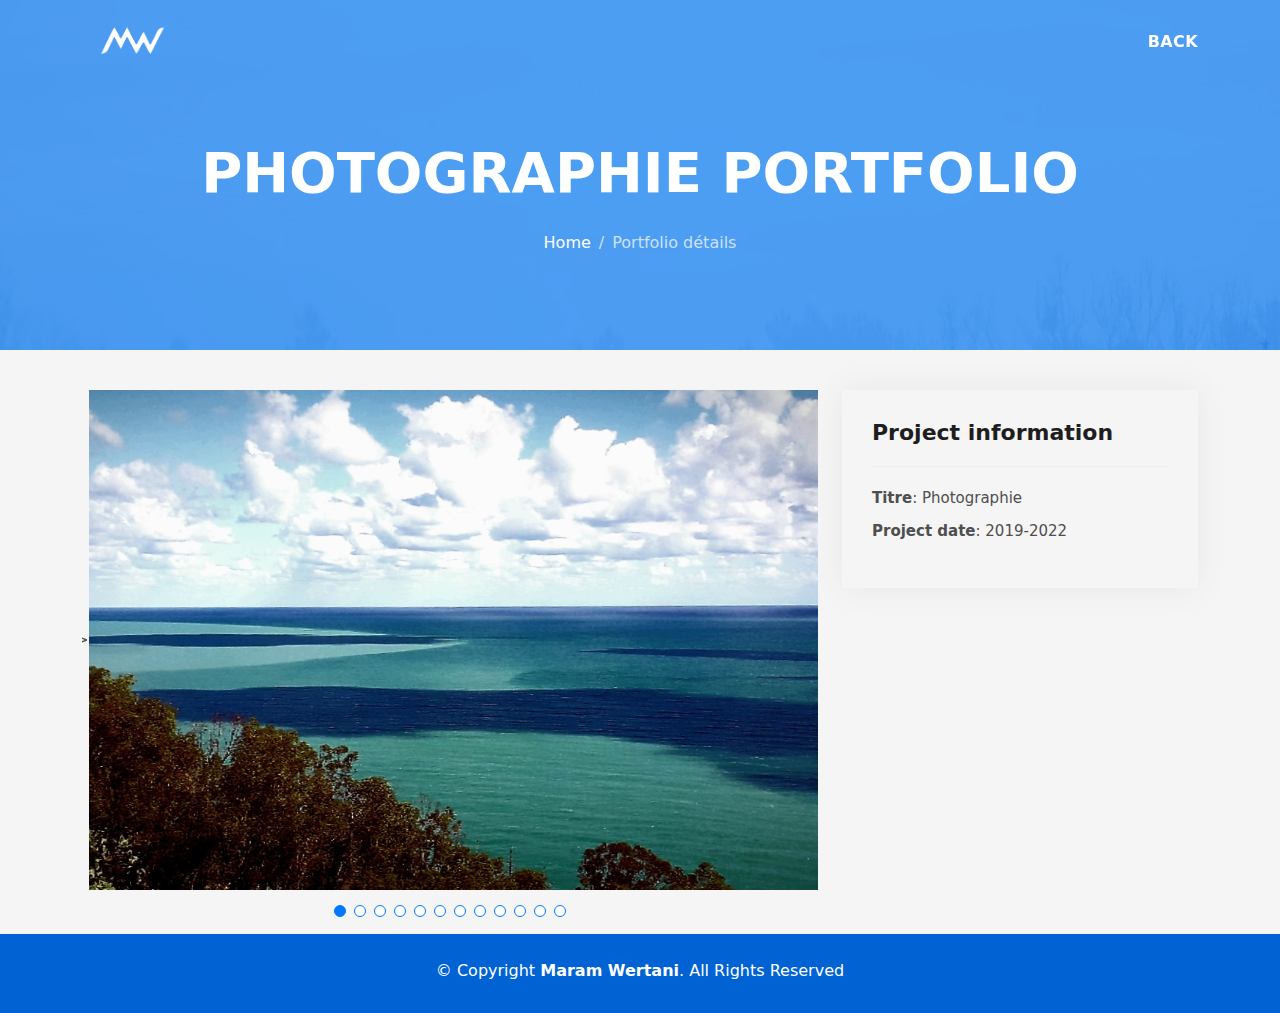
<file: portfolio-photographie.html>
<!DOCTYPE html>
<html lang="en">

<head>
  <meta charset="utf-8">
  <meta content="width=device-width, initial-scale=1.0" name="viewport">

  <title>Maram Wertani</title>
  <meta content="" name="description">
  <meta content="" name="keywords">

  <!-- Favicons -->
  <link href="assets/img/favicon.png" rel="icon">
  <link href="assets/img/apple-touch-icon.png" rel="apple-touch-icon">

  <!-- Vendor CSS Files -->
  <link href="assets/vendor/bootstrap/css/bootstrap.min.css" rel="stylesheet">
  <link href="assets/vendor/bootstrap-icons/bootstrap-icons.css" rel="stylesheet">
  <link href="assets/vendor/glightbox/css/glightbox.min.css" rel="stylesheet">
  <link href="assets/vendor/swiper/swiper-bundle.min.css" rel="stylesheet">

  <!-- Template Main CSS File -->
  <link href="assets/css/style.css" rel="stylesheet">

  <!-- =======================================================
  * Template Name: DevFolio
  * Updated: Mar 10 2023 with Bootstrap v5.2.3
  * Template URL: https://bootstrapmade.com/devfolio-bootstrap-portfolio-html-template/
  * Author: BootstrapMade.com
  * License: https://bootstrapmade.com/license/
  ======================================================== -->
</head>

<body>

  <!-- ======= Header ======= -->
  <header id="header" class="fixed-top">
    <div class="container d-flex align-items-center justify-content-between">

        <h1 class="logo">
            <a href="index.html">
              <img src="assets/img/logo.png" alt="Your Logo">
            </a>
          </h1>      <!-- Uncomment below if you prefer to use an image logo -->
      <!-- <a href="index.html" class="logo"><img src="assets/img/logo.png" alt="" class="img-fluid"></a>-->

      <nav id="navbar" class="navbar">
        <ul>
        
          <li><a class="nav-link scrollto" href="index.html">back</a></li>
        </ul>
        <i class="bi bi-list mobile-nav-toggle"></i>
      </nav><!-- .navbar -->

    </div>
  </header><!-- End Header -->

  <div class="hero hero-single route bg-image" style="background-image: url(assets/img/overlay-bg.jpg)">
    <div class="overlay-mf"></div>
    <div class="hero-content display-table">
      <div class="table-cell">
        <div class="container">
          <h2 class="hero-title mb-4"> Photographie Portfolio</h2>
          <ol class="breadcrumb d-flex justify-content-center">
            <li class="breadcrumb-item">
              <a href="#">Home</a>
            </li>
            <li class="breadcrumb-item active">Portfolio détails</li>
          </ol>
        </div>
      </div>
    </div>
  </div>

  <main id="main">

    <!-- ======= Portfolio Details Section ======= -->
    <section id="portfolio-details" class="portfolio-details">
      <div class="container">

        <div class="row gy-4">

          <div class="col-lg-8">
            <div class="portfolio-details-slider swiper">
              <div class="swiper-wrapper align-items-center">

                <div class="swiper-slide">
                  <div class="item-container">>
                  <img src="assets/img/Photographie/20210521_211745.jpg" data-gallery="portfolioGallery" class="portfolio-lightbox" alt="">
                </div>
              </div>

                <div class="swiper-slide">
                  <div class="item-container">
                    <img src="assets/img/Photographie/20210521_211857.jpg" data-gallery="portfolioGallery" class="portfolio-lightbox" alt="">
                </div>
              </div>

               

            <div class="swiper-slide">
              <div class="item-container">
                <img src="assets/img/Photographie/20210522_121222.jpg" data-gallery="portfolioGallery" class="portfolio-lightbox" alt="">
            </div>
          </div>
               
          <div class="swiper-slide">
            <div class="item-container">
                <img src="assets/img/Photographie/20210522_191727.jpg" data-gallery="portfolioGallery" class="portfolio-lightbox" alt="">
            </div>
        </div>

        <div class="swiper-slide">
          <div class="item-container">
            <img src="assets/img/Photographie/20210525_132743.jpg" data-gallery="portfolioGallery" class="portfolio-lightbox" alt="">
        </div>
      </div>

      <div class="swiper-slide">
        <div class="item-container">
            <img src="assets/img/Photographie/20210526_222032.jpg" data-gallery="portfolioGallery" class="portfolio-lightbox" alt="">
        </div>
    </div>

    <div class="swiper-slide">
      <div class="item-container">
        <img src="assets/img/Photographie/20210526_222103.jpg" data-gallery="portfolioGallery" class="portfolio-lightbox" alt="">
    </div>
  </div>

  <div class="swiper-slide">
    <div class="item-container">
        <img src="assets/img/Photographie/IMG-20210325-WA0009.jpg" data-gallery="portfolioGallery" class="portfolio-lightbox" alt="">
    </div>
</div>

<div class="swiper-slide">
  <div class="item-container">
    <img src="assets/img/Photographie/IMG-20210515-WA0016.jpg" data-gallery="portfolioGallery" class="portfolio-lightbox" alt="">
</div>
</div>

<div class="swiper-slide">
  <div class="item-container">
    <img src="assets/img/Photographie/IMG-20210515-WA0015.jpg" data-gallery="portfolioGallery" class="portfolio-lightbox" alt="">
</div>
</div>

 <div class="swiper-slide">
                  <div class="item-container">
                    <img src="assets/img/Photographie/IMG-20210515-WA0023.jpg" data-gallery="portfolioGallery" class="portfolio-lightbox" alt="">
                </div>
              </div>

                <div class="swiper-slide">
                  <div class="item-container">
                    <img src="assets/img/Photographie/IMG-20210515-WA0024.jpg" data-gallery="portfolioGallery" class="portfolio-lightbox" alt="">
                </div>
              </div>

                


              </div>
              <div class="swiper-pagination"></div>
            </div>
          </div>

          <div class="col-lg-4">
            <div class="portfolio-info">
              <h3>Project information</h3>
              <ul>
                <li><strong>Titre</strong>:  Photographie</li>
               
                <li><strong>Project date</strong>: 2019-2022</li>
                
              </ul>
            </div>
            
          </div>

        </div>

      </div>
    </section><!-- End Portfolio Details Section -->

  </main><!-- End #main -->

  <!-- ======= Footer ======= -->
  <footer>
    <div class="container">
      <div class="row">
        <div class="col-sm-12">
          <div class="copyright-box">
            <p class="copyright">&copy; Copyright <strong>Maram Wertani</strong>. All Rights Reserved</p>            <div class="credits">
              <!--
              All the links in the footer should remain intact.
              You can delete the links only if you purchased the pro version.
              Licensing information: https://bootstrapmade.com/license/
              Purchase the pro version with working PHP/AJAX contact form: https://bootstrapmade.com/buy/?theme=DevFolio
            -->
             
            </div>
          </div>
        </div>
      </div>
    </div>
  </footer><!-- End  Footer -->

  <div id="preloader"></div>
  <a href="#" class="back-to-top d-flex align-items-center justify-content-center"><i class="bi bi-arrow-up-short"></i></a>

  <!-- Vendor JS Files -->
  <script src="assets/vendor/purecounter/purecounter_vanilla.js"></script>
  <script src="assets/vendor/bootstrap/js/bootstrap.bundle.min.js"></script>
  <script src="assets/vendor/glightbox/js/glightbox.min.js"></script>
  <script src="assets/vendor/swiper/swiper-bundle.min.js"></script>
  <script src="assets/vendor/typed.js/typed.min.js"></script>
  <script src="assets/vendor/php-email-form/validate.js"></script>

  <!-- Template Main JS File -->
  <script src="assets/js/main.js"></script>

</body>

</html>
</file>
<file: assets/css/style.css>
/**
* Template Name: DevFolio
* Updated: Mar 10 2023 with Bootstrap v5.2.3
* Template URL: https://bootstrapmade.com/devfolio-bootstrap-portfolio-html-template/
* Author: BootstrapMade.com
* License: https://bootstrapmade.com/license/
*/

/*--------------------------------------------------------------
# General
--------------------------------------------------------------*/
body {
  background-color: #f5f5f5;
  color: #4e4e4e;
}

h1,
h2,
h3,
h4,
h5,
h6 {
  color: #1e1e1e;
}

a {
  color: #1e1e1e;
  text-decoration: none;
  transition: all 0.5s ease-in-out;
}

a:hover {
  color: #0078ff;
  text-decoration: none;
  transition: all 0.5s ease-in-out;
}

.p-r {
  position: relative;
}

.color-a {
  text-decoration: none;
  color: #0078ff;
}

.color-d {
  color: #f5f5f5;
}

.color-text-a {
  text-decoration: none;
  color: #4e4e4e;
}

.box-shadow,
.card-blog,
.work-box,
.service-box,
.paralax-mf {
  box-shadow: 0 13px 8px -10px rgba(0, 0, 0, 0.1);
}

.box-shadow-a,
.button:hover {
  text-decoration: none;
  box-shadow: 0 0 0 4px #cde1f8;
}

.display-5 {
  font-size: 2.5rem;
  font-weight: 300;
  line-height: 1.1;
}

.display-6 {
  font-size: 2rem;
  font-weight: 300;
  line-height: 1.1;
}

.avatar {
  width: 32px;
  height: 32px;
  margin-right: 4px;
  overflow: hidden;
}

.bg-image {
  background-repeat: no-repeat;
  background-attachment: fixed;
  background-size: cover;
  background-position: center center;
}

@media (max-width: 1024px) {
  .bg-image {
    background-attachment: scroll;
  }
}

.overlay-mf {
  background-color: #0078ff;
}

.overlay-mf {
  position: absolute;
  top: 0;
  left: 0px;
  padding: 0;
  height: 100%;
  width: 100%;
  opacity: 0.7;
}

.paralax-mf {
  position: relative;
  padding: 8rem 0;
}

.display-table {
  width: 100%;
  height: 100%;
  display: table;
}

.table-cell {
  display: table-cell;
  vertical-align: middle;
}

/*--/ Sections /--*/
.sect-4 {
  padding: 4rem 0;
}

.sect-pt4 {
  padding-top: 4rem;
}

.sect-mt4 {
  margin-top: 4rem;
}

/*--/ Title s /--*/
.title-s {
  font-weight: 600;
  color: #1e1e1e;
  font-size: 1.1rem;
}

/*--/ Title A /--*/
.title-box {
  margin-bottom: 4rem;
}

.title-a {
  text-decoration: none;
  font-size: 3rem;
  font-weight: bold;
  text-transform: uppercase;
}

.subtitle-a {
  text-decoration: none;
  color: #4e4e4e;
}

.line-mf {
  width: 40px;
  height: 5px;
  background-color: #0078ff;
  margin: 0 auto;
}

/*--/ Title Left /--*/
.title-box-2 {
  margin-bottom: 3rem;
}

.title-left {
  font-size: 2rem;
  position: relative;
}

.title-left:before {
  content: "";
  position: absolute;
  height: 3px;
  background-color: #0078ff;
  width: 100px;
  bottom: -12px;
}

/*------/ Box /------*/
.box-pl2 {
  padding-left: 2rem;
}

.box-shadow-full {
  padding: 3rem 1.25rem;
  position: relative;
  background-color: #fff;
  margin-bottom: 3rem;
  z-index: 2;
  box-shadow: 0 1px 1px 0 rgba(0, 0, 0, 0.06), 0 2px 5px 0 rgba(0, 0, 0, 0.2);
}

@media (min-width: 768px) {
  .box-shadow-full {
    padding: 3rem;
  }
}

/*------/ Socials /------*/
.socials {
  padding: 1.5rem 0;
}

.socials ul li {
  display: inline-block;
}

.socials .ico-circle {
  height: 40px;
  width: 40px;
  font-size: 1.2rem;
  border-radius: 50%;
  line-height: 1.6;
  margin: 0 15px 0 0;
  box-shadow: 0 0 0 3px #0078ff;
  transition: all 500ms ease;
}

.socials .ico-circle:hover {
  background-color: #0078ff;
  color: #fff;
  box-shadow: 0 0 0 3px #cde1f8;
  transition: all 500ms ease;
}

/*------/ Ul resect /------*/
.ul-resect,
.widget-tags ul,
.widget-sidebar .list-sidebar,
.box-comments .list-comments,
.blog-wrapper .post-meta ul,
.list-ico,
.socials ul {
  list-style: none;
  padding-left: 0;
  margin-bottom: 0;
}

.list-ico {
  line-height: 2;
}

.list-ico span {
  color: #0078ff;
  margin-right: 10px;
}

/*------/ Ico Circle /------*/
.ico-circle {
  height: 100px;
  width: 100px;
  font-size: 2rem;
  border-radius: 50%;
  line-height: 1.55;
  margin: 0 auto;
  text-align: center;
  box-shadow: 0 0 0 10px #0078ff;
  display: block;
}

/*------/ Owl Carousel /------*/
.owl-theme .owl-dots {
  text-align: center;
  margin-top: 18px;
}

.owl-theme .owl-dots .owl-dot {
  display: inline-block;
}

.owl-theme .owl-dots .owl-dot span {
  width: 18px;
  height: 7px;
  margin: 5px 5px;
  background: #cde1f8;
  border: 0px solid #cde1f8;
  display: block;
  transition: all 0.6s ease-in-out;
  cursor: pointer;
}

.owl-theme .owl-dots .owl-dot:hover span {
  background-color: #cde1f8;
}

.owl-theme .owl-dots .owl-dot.active span {
  background-color: #1B1B1B;
  width: 25px;
}

/*--/ Scrolltop s /--*/
.scrolltop-mf {
  position: relative;
  display: none;
}

.scrolltop-mf span {
  z-index: 999;
  position: fixed;
  width: 42px;
  height: 42px;
  background-color: #0078ff;
  opacity: 0.7;
  font-size: 1.6rem;
  line-height: 1.5;
  text-align: center;
  color: #fff;
  top: auto;
  left: auto;
  right: 30px;
  bottom: 50px;
  cursor: pointer;
  border-radius: 50%;
}

/*--------------------------------------------------------------
# Back to top button
--------------------------------------------------------------*/
.back-to-top {
  position: fixed;
  visibility: hidden;
  opacity: 0;
  right: 15px;
  bottom: 15px;
  z-index: 996;
  background: #0078ff;
  width: 40px;
  height: 40px;
  border-radius: 50px;
  transition: all 0.4s;
}

.back-to-top i {
  font-size: 28px;
  color: #fff;
  line-height: 0;
}

.back-to-top:hover {
  background: #298eff;
  color: #fff;
}

.back-to-top.active {
  visibility: visible;
  opacity: 1;
}

/*------/ Prelaoder /------*/
#preloader {
  position: fixed;
  top: 0;
  left: 0;
  right: 0;
  bottom: 0;
  z-index: 9999;
  overflow: hidden;
  background: #fff;
}

#preloader:before {
  content: "";
  position: fixed;
  top: calc(50% - 30px);
  left: calc(50% - 30px);
  border: 6px solid #f2f2f2;
  border-top: 6px solid #0078ff;
  border-radius: 50%;
  width: 60px;
  height: 60px;
  animation: animate-preloader 1s linear infinite;
}

@keyframes animate-preloader {
  0% {
    transform: rotate(0deg);
  }

  100% {
    transform: rotate(360deg);
  }
}

/*------/ Button /------*/
.button {
  display: inline-block;
  padding: 0.3rem 0.6rem;
  text-align: center;
  vertical-align: middle;
  -webkit-user-select: none;
  -moz-user-select: none;
  user-select: none;
  font-size: 1rem;
  border-radius: 0.3rem;
  border: 1px solid transparent;
  transition: all 500ms ease;
  cursor: pointer;
}

.button:focus {
  outline: 0;
}

.button:hover {
  background-color: #ffffff;
  color: #fff;
  transition: all 500ms ease;
}

.button-a {
  text-decoration: none;
  background-color: #0078ff;
  color: #fff;
  border-color: #cde1f8;
}

.button-big {
  padding: 0.9rem 2.3rem;
  font-size: 1.2rem;
}

.button-rouded {
  border-radius: 5rem;
}

.btn-lg {
  padding: 0.5rem 1rem;
  font-size: 1.25rem;
  line-height: 1.5;
  border-radius: 0.3rem;
}

/*--------------------------------------------------------------
# Header
--------------------------------------------------------------*/
#header {
  transition: all 0.5s;
  z-index: 997;
  padding: 20px 0;
}

#header .logo {
  font-size: 28px;
  margin: 0;
  padding: 0;
  font-weight: 600;
  letter-spacing: 1px;
}

#header .logo a {
  color: #fff;
}

#header .logo img {
  max-height: 40px;
}

#header.header-scrolled {
  background: rgba(0, 0, 0, 0.9);
  padding: 12px 0;
}

/*--------------------------------------------------------------
# Navigation Menu
--------------------------------------------------------------*/
/**
* Desktop Navigation 
*/
.navbar {
  padding: 0;
}

.navbar ul {
  margin: 0;
  padding: 0;
  display: flex;
  list-style: none;
  align-items: center;
}

.navbar li {
  position: relative;
}

.navbar>ul>li {
  white-space: nowrap;
  padding: 10px 0 10px 30px;
}

.navbar a,
.navbar a:focus {
  display: flex;
  align-items: center;
  justify-content: space-between;
  color: #fff;
  font-size: 16px;
  font-weight: 600;
  padding: 0;
  white-space: nowrap;
  transition: 0.3s;
  letter-spacing: 0.4px;
  position: relative;
  text-transform: uppercase;
}

.navbar a i,
.navbar a:focus i {
  font-size: 12px;
  line-height: 0;
  margin-left: 5px;
}

.navbar>ul>li>a:before {
  content: "";
  position: absolute;
  width: 100%;
  height: 2px;
  bottom: -6px;
  left: 0;
  width: 0;
  background-color: #fff;
  visibility: hidden;
  transition: all 0.3s ease-in-out 0s;
}

.navbar a:hover:before,
.navbar li:hover>a:before,
.navbar .active:before {
  visibility: visible;
  width: 80%;
}

.navbar a:hover,
.navbar .active,
.navbar .active:focus,
.navbar li:hover>a {
  color: #fff;
}

.navbar .dropdown ul {
  display: block;
  position: absolute;
  left: 30px;
  top: calc(100% + 30px);
  margin: 0;
  padding: 10px 0;
  z-index: 99;
  opacity: 0;
  visibility: hidden;
  background: #fff;
  box-shadow: 0px 0px 30px rgba(127, 137, 161, 0.25);
  transition: 0.3s;
}

.navbar .dropdown ul li {
  min-width: 200px;
}

.navbar .dropdown ul a {
  padding: 10px 20px;
  font-size: 14px;
  text-transform: none;
  color: #4e4e4e;
}

.navbar .dropdown ul a i {
  font-size: 12px;
}

.navbar .dropdown ul a:hover,
.navbar .dropdown ul .active:hover,
.navbar .dropdown ul li:hover>a {
  color: #0078ff;
}

.navbar .dropdown:hover>ul {
  opacity: 1;
  top: 100%;
  visibility: visible;
}

.navbar .dropdown .dropdown ul {
  top: 0;
  left: calc(100% - 30px);
  visibility: hidden;
}

.navbar .dropdown .dropdown:hover>ul {
  opacity: 1;
  top: 0;
  left: 100%;
  visibility: visible;
}

@media (max-width: 1366px) {
  .navbar .dropdown .dropdown ul {
    left: -90%;
  }

  .navbar .dropdown .dropdown:hover>ul {
    left: -100%;
  }
}

/**
* Mobile Navigation 
*/
.mobile-nav-toggle {
  color: #fff;
  font-size: 28px;
  cursor: pointer;
  display: none;
  line-height: 0;
  transition: 0.5s;
}

@media (max-width: 991px) {
  .mobile-nav-toggle {
    display: block;
  }

  .navbar ul {
    display: none;
  }
}

.navbar-mobile {
  position: fixed;
  overflow: hidden;
  top: 0;
  right: 0;
  left: 0;
  bottom: 0;
  background: rgba(78, 78, 78, 0.9);
  transition: 0.3s;
  z-index: 999;
}

.navbar-mobile .mobile-nav-toggle {
  position: absolute;
  top: 15px;
  right: 15px;
}

.navbar-mobile ul {
  display: block;
  position: absolute;
  top: 55px;
  right: 15px;
  bottom: 15px;
  left: 15px;
  padding: 10px 0;
  background-color: #fff;
  overflow-y: auto;
  transition: 0.3s;
}

.navbar-mobile>ul>li {
  padding: 0;
}

.navbar-mobile a:hover:before,
.navbar-mobile li:hover>a:before,
.navbar-mobile .active:before {
  visibility: hidden;
}

.navbar-mobile a,
.navbar-mobile a:focus {
  padding: 10px 20px;
  font-size: 15px;
  color: #4e4e4e;
}

.navbar-mobile a:hover,
.navbar-mobile .active,
.navbar-mobile li:hover>a {
  color: #0078ff;
}

.navbar-mobile .getstarted,
.navbar-mobile .getstarted:focus {
  margin: 15px;
}

.navbar-mobile .dropdown ul {
  position: static;
  display: none;
  margin: 10px 20px;
  padding: 10px 0;
  z-index: 99;
  opacity: 1;
  visibility: visible;
  background: #fff;
  box-shadow: 0px 0px 30px rgba(127, 137, 161, 0.25);
}

.navbar-mobile .dropdown ul li {
  min-width: 200px;
}

.navbar-mobile .dropdown ul a {
  padding: 10px 20px;
}

.navbar-mobile .dropdown ul a i {
  font-size: 12px;
}

.navbar-mobile .dropdown ul a:hover,
.navbar-mobile .dropdown ul .active:hover,
.navbar-mobile .dropdown ul li:hover>a {
  color: #0078ff;
}

.navbar-mobile .dropdown>.dropdown-active {
  display: block;
}

/*--------------------------------------------------------------
# Hero Section
--------------------------------------------------------------*/
.hero {
  height: 100vh;
  position: relative;
  color: #fff;
}

.hero .hero-content {
  text-align: center;
  position: absolute;
}

.hero .overlay-itro {
  background-color: rgba(0, 0, 0, 0.6);
  position: absolute;
  top: 0;
  left: 0px;
  padding: 0;
  height: 100%;
  width: 100%;
  opacity: 0.9;
}

.hero .hero-title {
  color: #fff;
  font-weight: 600;
  font-size: 3rem;
}

@media (min-width: 768px) {
  .hero .hero-title {
    font-size: 4.5rem;
  }
}

.hero .hero-subtitle {
  font-size: 1.5rem;
  font-weight: 600;
}

@media (min-width: 768px) {
  .hero .hero-subtitle {
    font-size: 2.5rem;
  }
}

.hero .text-slider-items {
  display: none;
}

.hero-single {
  height: 350px;
}

.hero-single .hero-content {
  margin-top: 30px;
}

.hero-single .hero-title {
  text-transform: uppercase;
  font-size: 3rem;
}

@media (min-width: 768px) {
  .hero-single .hero-title {
    font-size: 3.5rem;
  }
}

.hero-single .breadcrumb {
  background-color: transparent;
  color: #0078ff;
}

.hero-single .breadcrumb .breadcrumb-item:before {
  color: #cde1f8;
}

.hero-single .breadcrumb .breadcrumb-item.active {
  color: #cde1f8;
}

.hero-single .breadcrumb a {
  color: #fff;
}

/*--------------------------------------------------------------
# About
--------------------------------------------------------------*/
.about-mf .box-shadow-full {
  padding-top: 4rem;
  padding-bottom: 4rem;
}

.about-mf .about-img {
  margin-bottom: 2rem;
}

.about-mf .about-img img {
  margin-left: 10px;
}

@media (min-width: 767px) {
  .about-mf .box-pl2 {
    margin-top: 3rem;
    padding-left: 0rem;
  }
}

.skill-mf span {
  color: #4e4e4e;
}

.skill-mf .progress {
  background-color: #cde1f8;
  margin: 0.5rem 0 1.2rem 0;
  border-radius: 0;
  height: 0.7rem;
}

.skill-mf .progress .progress-bar {
  height: 0.7rem;
  background-color: #0078ff;
}

/*--------------------------------------------------------------
# Services
--------------------------------------------------------------*/
.service-box {
  background-color: #fff;
  padding: 2.5rem 1.3rem;
  border-radius: 1rem;
  margin-bottom: 3rem;
  text-align: center;
}

.service-box:hover .ico-circle {
  transition: all 500ms ease;
  color: #fff;
  background-color: #0078ff;
  box-shadow: 0 0 0 10px #cde1f8;
}

.service-box .service-ico {
  margin-bottom: 1rem;
  color: #1e1e1e;
}

.service-box .ico-circle {
  transition: all 500ms ease;
  display: inline-flex;
  align-items: center;
  justify-content: center;
}

.service-box .ico-circle i {
  line-height: 0;
  font-size: 40px;
}

.service-box .s-title {
  font-size: 1.4rem;
  text-transform: uppercase;
  text-align: center;
  padding: 0.4rem 0;
}

.service-box .s-description {
  color: #4e4e4e;
}

/*--------------------------------------------------------------
# Counter
--------------------------------------------------------------*/
.counter-box {
  color: #fff;
  text-align: center;
}

@media (min-width: 577px) {
  .counter-box {
    margin-bottom: 1.8rem;
  }
}

.counter-ico {
  margin-bottom: 1rem;
}

.counter-ico .ico-circle {
  height: 60px;
  width: 60px;
  line-height: 1.5;
  box-shadow: 0 0 0 10px #cde1f8;
}

.counter-num .counter {
  font-size: 2rem;
  margin-bottom: 0;
}

/*--------------------------------------------------------------
# Portfolio
--------------------------------------------------------------*/
.work-box {
  margin-bottom: 3rem;
  -webkit-backface-visibility: hidden;
  backface-visibility: hidden;
  background-color: #fff;
}

.work-box:hover img {
  transform: scale(1.3);
}

.work-img {
  display: block;
  overflow: hidden;
}

.work-img img {
  transition: all 1s;
}

.work-content {
  padding: 2rem 3% 1rem 4%;
}

.work-content .w-more {
  color: #4e4e4e;
  font-size: 0.8rem;
}

.work-content .w-more .w-ctegory {
  color: #0078ff;
}

.work-content .w-like {
  font-size: 2.5rem;
  color: #0078ff;
  float: right;
}

.work-content .w-like a {
  color: #0078ff;
}

.work-content .w-like .num-like {
  font-size: 0.7rem;
}

.w-title {
  font-size: 1.2rem;
}

/*--------------------------------------------------------------
# Portfolio Details
--------------------------------------------------------------*/
.portfolio-details {
  padding-top: 40px;
}

.portfolio-details .portfolio-details-slider img {
  width: 100%;
}

.portfolio-details .portfolio-details-slider .swiper-pagination {
  margin-top: 20px;
  position: relative;
}

.portfolio-details .portfolio-details-slider .swiper-pagination .swiper-pagination-bullet {
  width: 12px;
  height: 12px;
  background-color: #fff;
  opacity: 1;
  border: 1px solid #0078ff;
}

.portfolio-details .portfolio-details-slider .swiper-pagination .swiper-pagination-bullet-active {
  background-color: #0078ff;
}

.portfolio-details .portfolio-info {
  padding: 30px;
  box-shadow: 0px 0 30px rgba(78, 78, 78, 0.08);
}

.portfolio-details .portfolio-info h3 {
  font-size: 22px;
  font-weight: 700;
  margin-bottom: 20px;
  padding-bottom: 20px;
  border-bottom: 1px solid #eee;
}

.portfolio-details .portfolio-info ul {
  list-style: none;
  padding: 0;
  font-size: 15px;
}

.portfolio-details .portfolio-info ul li+li {
  margin-top: 10px;
}

.portfolio-details .portfolio-description {
  padding-top: 30px;
}

.portfolio-details .portfolio-description h2 {
  font-size: 26px;
  font-weight: 700;
  margin-bottom: 20px;
}

.portfolio-details .portfolio-description p {
  padding: 0;
}

/*--------------------------------------------------------------
# Testimonials
--------------------------------------------------------------*/
.testimonial-box {
  color: #fff;
  text-align: center;
}

.testimonial-box .author-test {
  margin-top: 1rem;
}

.testimonial-box .author-test img {
  margin: 0 auto;
}

.testimonial-box .author {
  color: #fff;
  text-transform: uppercase;
  font-weight: 600;
  margin: 1rem 0;
  display: block;
  font-size: 1.4rem;
}

.testimonial-box .comit {
  font-size: 2rem;
  color: #0078ff;
  background-color: #fff;
  width: 52px;
  height: 52px;
  display: block;
  margin: 0 auto;
  border-radius: 50%;
  line-height: 1.6;
}

@media (min-width: 768px) {
  .testimonial-box .description {
    padding: 0 5rem;
  }
}

@media (min-width: 992px) {
  .testimonial-box .description {
    padding: 0 8rem;
  }
}

@media (min-width: 1200px) {
  .testimonial-box .description {
    padding: 0 13rem;
  }
}

.swiper-pagination {
  margin-top: 20px;
  position: relative;
}

.swiper-pagination .swiper-pagination-bullet {
  width: 12px;
  height: 12px;
  background-color: rgba(255, 255, 255, 0.4);
  opacity: 1;
}

.swiper-pagination .swiper-pagination-bullet-active {
  background-color: #fff;
}

/*--------------------------------------------------------------
# Contact
--------------------------------------------------------------*/
.footer-paralax {
  padding: 4rem 0 0 0;
}

.contact-mf {
  margin-top: 4rem;
}

@media (min-width: 767px) {
  .contact-mf .box-pl2 {
    margin-top: 3rem;
    padding-left: 0rem;
  }
}

.php-email-form .error-message {
  display: none;
  color: #fff;
  background: #ed3c0d;
  text-align: center;
  padding: 15px;
  font-weight: 600;
}

.php-email-form .sent-message {
  display: none;
  color: #fff;
  background: #18d26e;
  text-align: center;
  padding: 15px;
  font-weight: 600;
}

.php-email-form .loading {
  display: none;
  background: #fff;
  text-align: center;
  padding: 15px;
}

.php-email-form .loading:before {
  content: "";
  display: inline-block;
  border-radius: 50%;
  width: 24px;
  height: 24px;
  margin: 0 10px -6px 0;
  border: 3px solid #18d26e;
  border-top-color: #eee;
  animation: animate-loading 1s linear infinite;
}

.php-email-form input,
.php-email-form textarea {
  border-radius: 0;
  box-shadow: none;
  font-size: 14px;
}

.php-email-form input:focus,
.php-email-form textarea:focus {
  border-color: #0078ff;
}

.php-email-form input {
  padding: 10px 15px;
}

.php-email-form textarea {
  padding: 12px 15px;
  margin-bottom: 0;
}

.php-email-form button[type=submit] {
  background: #0078ff;
  border: 0;
  padding: 10px 24px;
  color: #fff;
  transition: 0.4s;
}

.php-email-form button[type=submit]:hover {
  background: #dfeeff;
}

@keyframes animate-loading {
  0% {
    transform: rotate(0deg);
  }

  100% {
    transform: rotate(360deg);
  }
}

/*--------------------------------------------------------------
# Blog
--------------------------------------------------------------*/
@media (min-width: 767px) {
  .card-blog {
    margin-bottom: 3rem;
  }
}

.card-blog .card-body {
  position: relative;
}

.card-blog .card-category-box {
  position: absolute;
  text-align: center;
  top: -16px;
  left: 15px;
  right: 15px;
  line-height: 25px;
  overflow: hidden;
}

.card-blog .card-category {
  display: inline-block;
  color: #fff;
  padding: 0 15px 5px;
  overflow: hidden;
  background-color: #0078ff;
  border-radius: 4px;
}

.card-blog .card-category .category {
  color: #fff;
  display: inline-block;
  text-transform: uppercase;
  font-size: 0.7rem;
  letter-spacing: 0.1px;
  margin-bottom: 0;
}

.card-blog .card-title {
  font-size: 1.3rem;
  margin-top: 0.6rem;
}

.card-blog .card-description {
  color: #4e4e4e;
}

.card-blog .post-author {
  display: inline-block;
}

.card-blog .post-date {
  color: #4e4e4e;
  display: inline-block;
  float: right;
}

/*--------------------------------------------------------------
# Blog Single
--------------------------------------------------------------*/
.post-box,
.form-comments,
.box-comments,
.widget-sidebar {
  padding: 2rem;
  background-color: #fff;
  margin-bottom: 3rem;
}

@media (min-width: 768px) {

  .post-box,
  .form-comments,
  .box-comments,
  .widget-sidebar {
    padding: 3rem;
  }
}

.blog-wrapper .article-title {
  font-size: 1.5rem;
}

@media (min-width: 768px) {
  .blog-wrapper .article-title {
    font-size: 1.9rem;
  }
}

.blog-wrapper .post-meta {
  margin: 1rem 0;
}

.blog-wrapper .post-meta ul {
  border-left: 4px solid #0078ff;
  margin-top: 1rem;
}

.blog-wrapper .post-meta ul li {
  display: inline-block;
  margin-left: 15px;
}

.blog-wrapper .post-meta ul a {
  color: #0078ff;
}

.blog-wrapper .post-meta ul span {
  color: #1e1e1e;
}

.blog-wrapper .blockquote {
  border-left: 4px solid #0078ff;
  padding: 18px;
  font-style: italic;
}

/*------/ Comments /------*/
.box-comments .list-comments li {
  padding-bottom: 40px;
}

.box-comments .list-comments .comment-avatar {
  display: table-cell;
  vertical-align: top;
}

.box-comments .list-comments .comment-avatar img {
  width: 80px;
  height: 80px;
}

.box-comments .list-comments .comment-author {
  font-size: 1.3rem;
}

@media (min-width: 768px) {
  .box-comments .list-comments .comment-author {
    font-size: 1.5rem;
  }
}

.box-comments .list-comments .comment-details {
  display: table-cell;
  vertical-align: top;
  padding-left: 25px;
}

.box-comments .list-comments a {
  color: #0078ff;
}

.box-comments .list-comments span {
  color: #1e1e1e;
  font-style: italic;
}

.box-comments .comment-children {
  margin-left: 40px;
}

/*------/ Sidebar /------*/
.widget-sidebar .sidebar-title {
  font-size: 1.6rem;
  font-weight: 600;
  border-left: 5px solid #0078ff;
  padding-left: 15px;
  text-transform: uppercase;
  margin-bottom: 1.5rem;
}

.widget-sidebar .list-sidebar li {
  position: relative;
  padding: 6px 0 6px 24px;
}

.widget-sidebar .list-sidebar li:before {
  position: absolute;
  content: "";
  width: 10px;
  height: 1px;
  left: 0;
  background-color: #0078ff;
  top: 20px;
}

.sidebar-search input {
  background-color: #fff;
  border-radius: 0;
  transition: all 0.5s ease-in-out;
}

.sidebar-search .btn-search {
  background-color: #0078ff;
  border-color: #0078ff;
  border-radius: 0;
  padding-left: 20px;
  padding-right: 20px;
}

.widget-tags ul li {
  display: inline-block;
  background-color: #0078ff;
  padding: 0.2rem 0.6rem;
  margin-bottom: 0.5rem;
  border-radius: 15px;
}

.widget-tags ul li a {
  color: #fff;
}

/*--------------------------------------------------------------
# Footer
--------------------------------------------------------------*/
footer {
  text-align: center;
  color: #fff;
  padding: 25px 0;
  background: #0062d3;
}

footer .copyright {
  margin-bottom: 0.3rem;
}

footer .credits {
  margin-bottom: 0;
}

footer .credits a {
  color: #fff;
}

.video-container {
  position: relative;
  width: 100%;
  padding-bottom: 56.25%; /* 16:9 aspect ratio (height divided by width) */
}

.video-container video {
  position: absolute;
  top: 0;
  left: 0;
  width: 100%;
  height: 100%;
}

.item-container {
  width: 100%;
  height: 500px; /* Set the desired height for the images and videos */
  display: flex;
  justify-content: center;
  align-items: center;
  overflow: hidden;
}

.item-container img,
.item-container video {
  width: 100%;
  height: 100%;
  object-fit: cover;
}

.button-link {
  display: inline-block;
  background-color: #007bff; /* Set your desired background color */
  color: #fff; /* Set the text color for the button */
  padding: 50px 80px; /* Set the padding to adjust the button size */
  border-radius: 15px; /* Set the border radius to create rounded corners */
  text-decoration: none; /* Remove the underline on the link */
  cursor: pointer; /* Change the cursor to a hand when hovering over the button */
}

.button-link:hover  {
  display: inline-block;
  background-color: #005cbf; /* Set your desired background color */
  color: #fff; /* Set the text color for the button */
  padding: 50px 80px; /* Set the padding to adjust the button size */
  border-radius: 15px; /* Set the border radius to create rounded corners */
  text-decoration: none; /* Remove the underline on the link */
  cursor: pointer; /* Change the cursor to a hand when hovering over the button */
}
</file>
